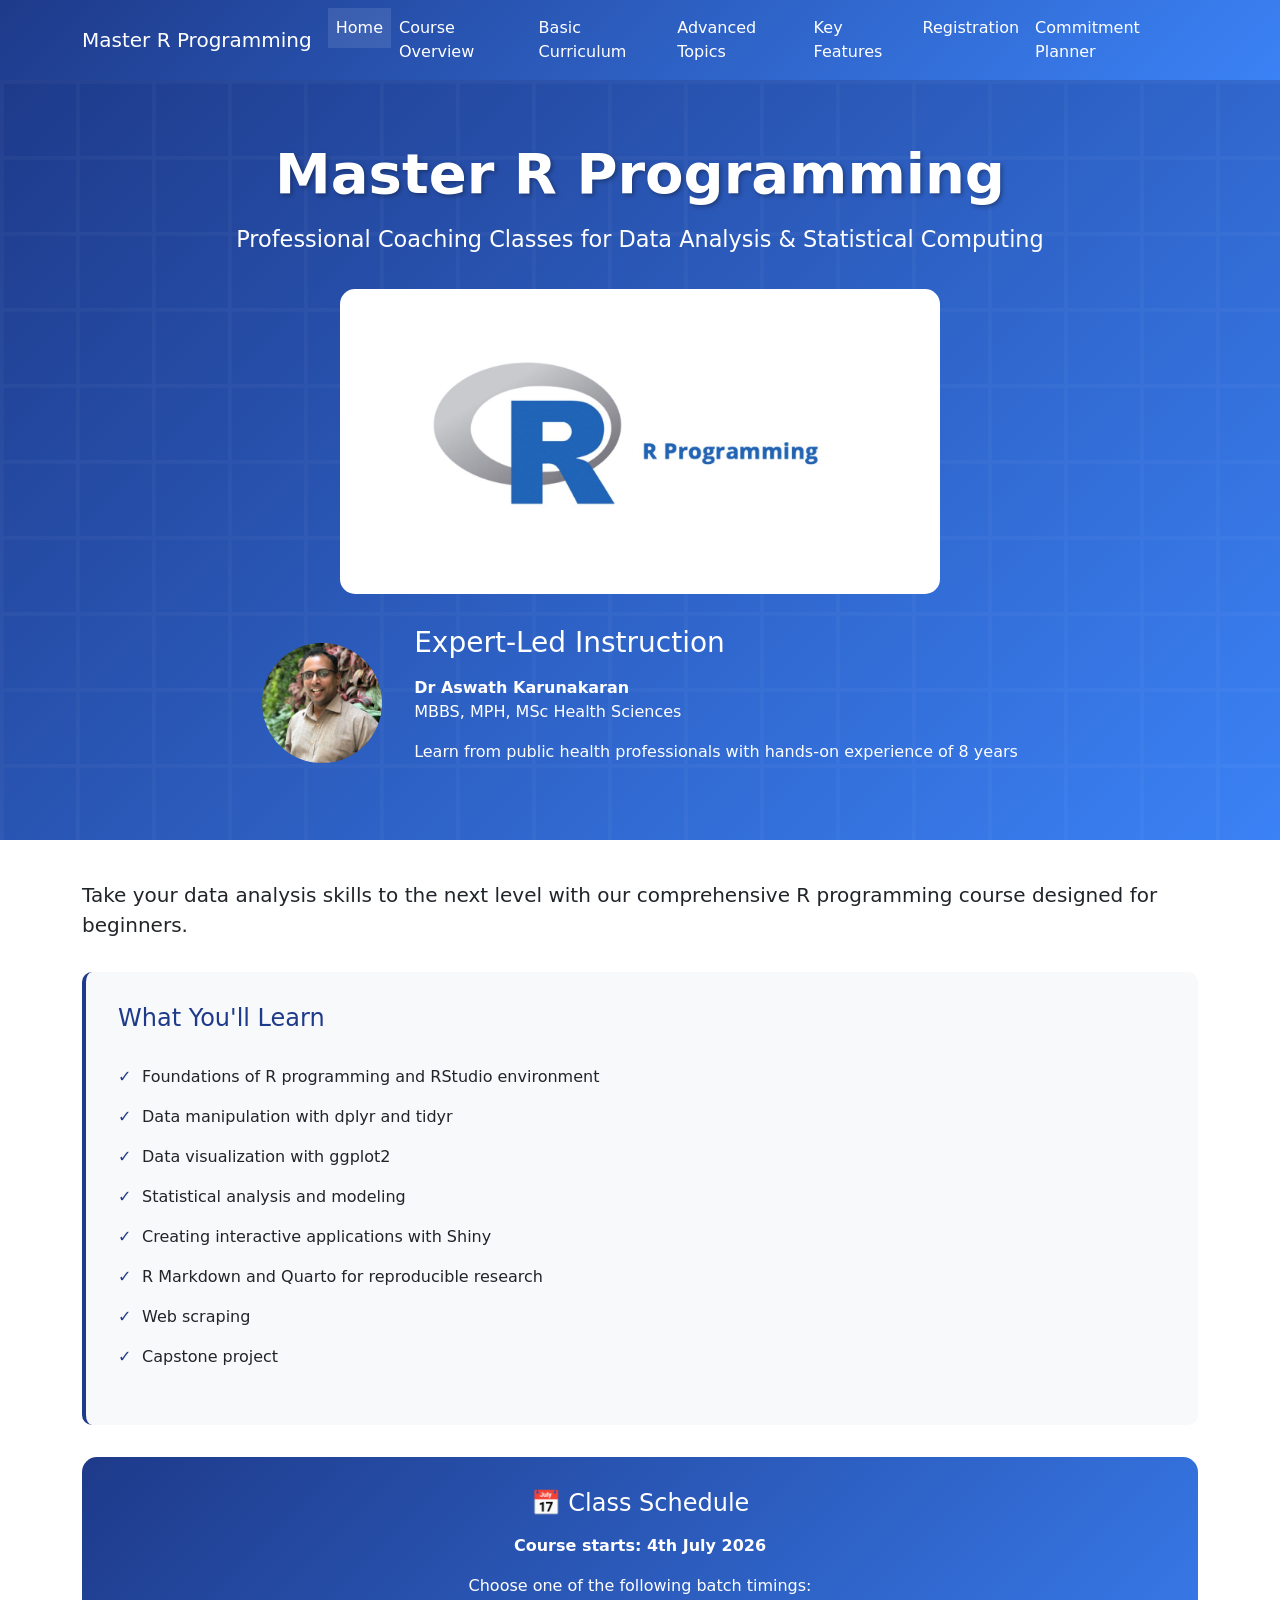
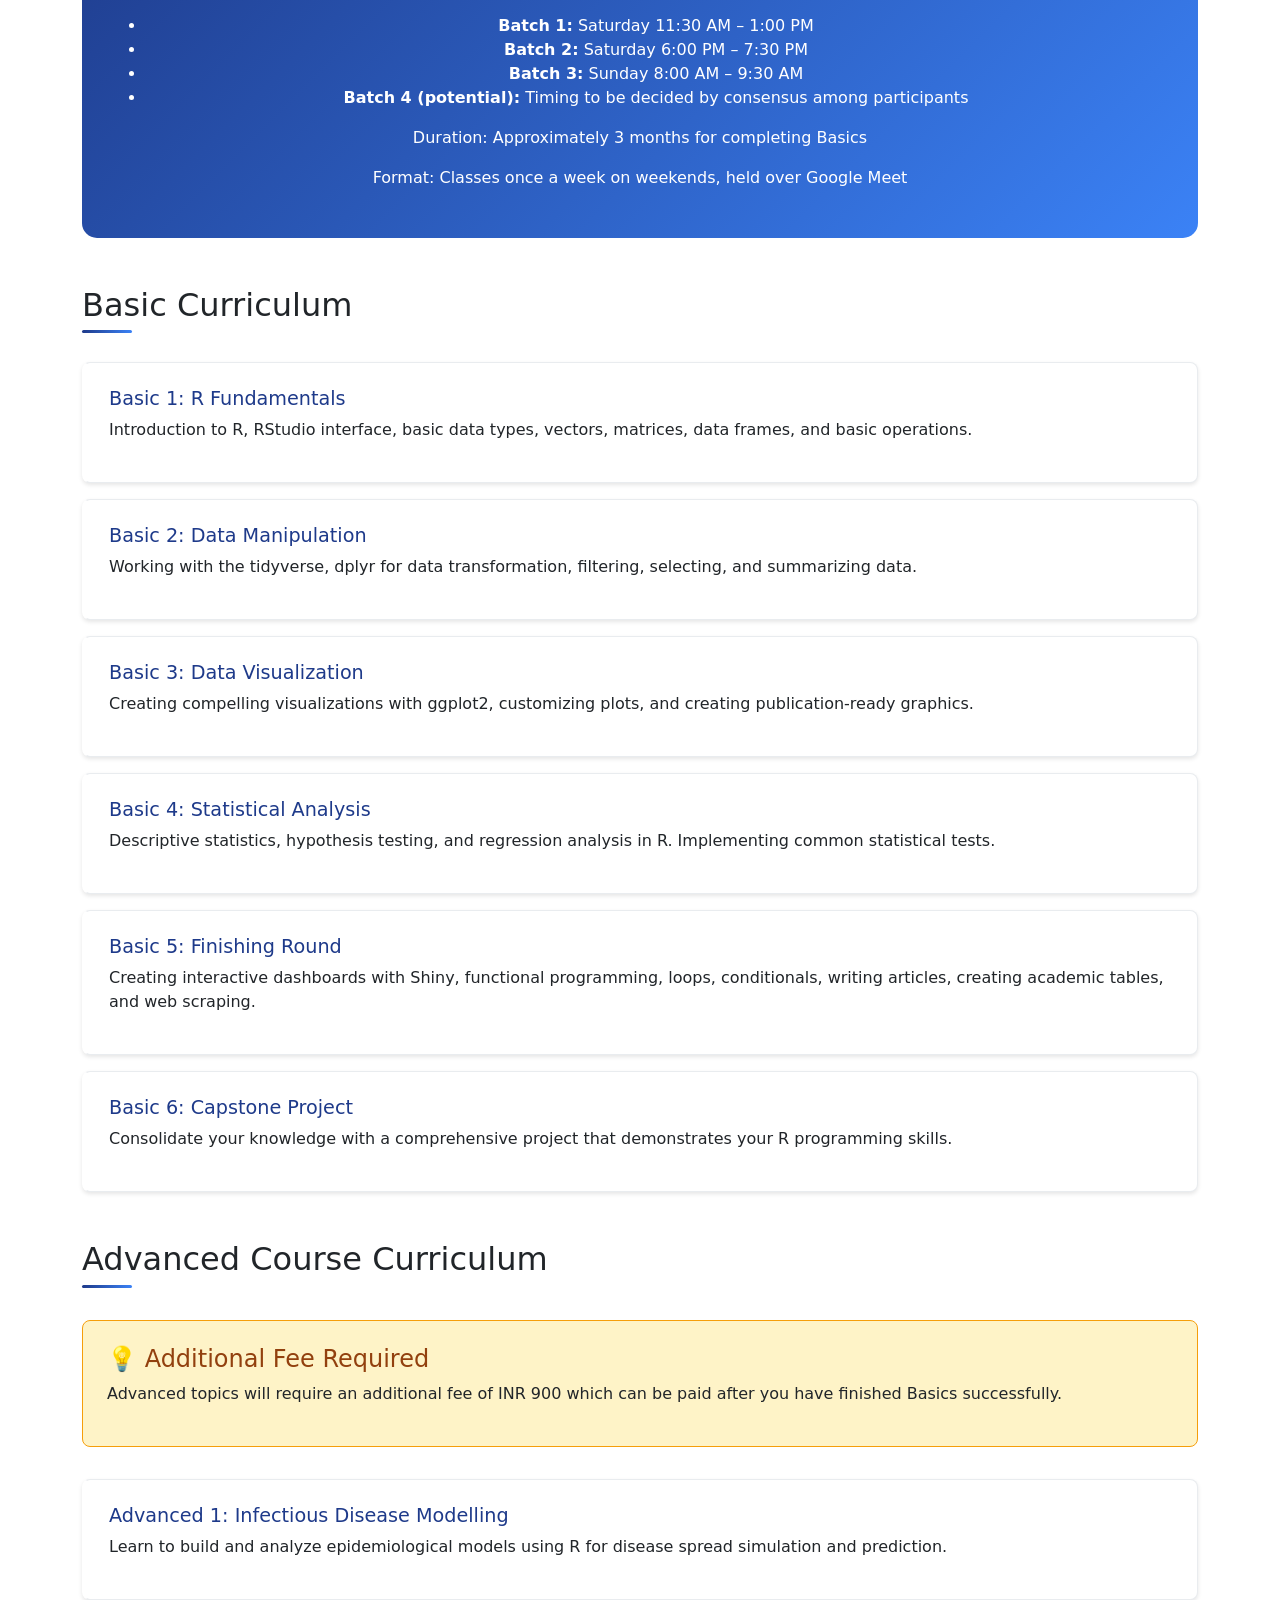
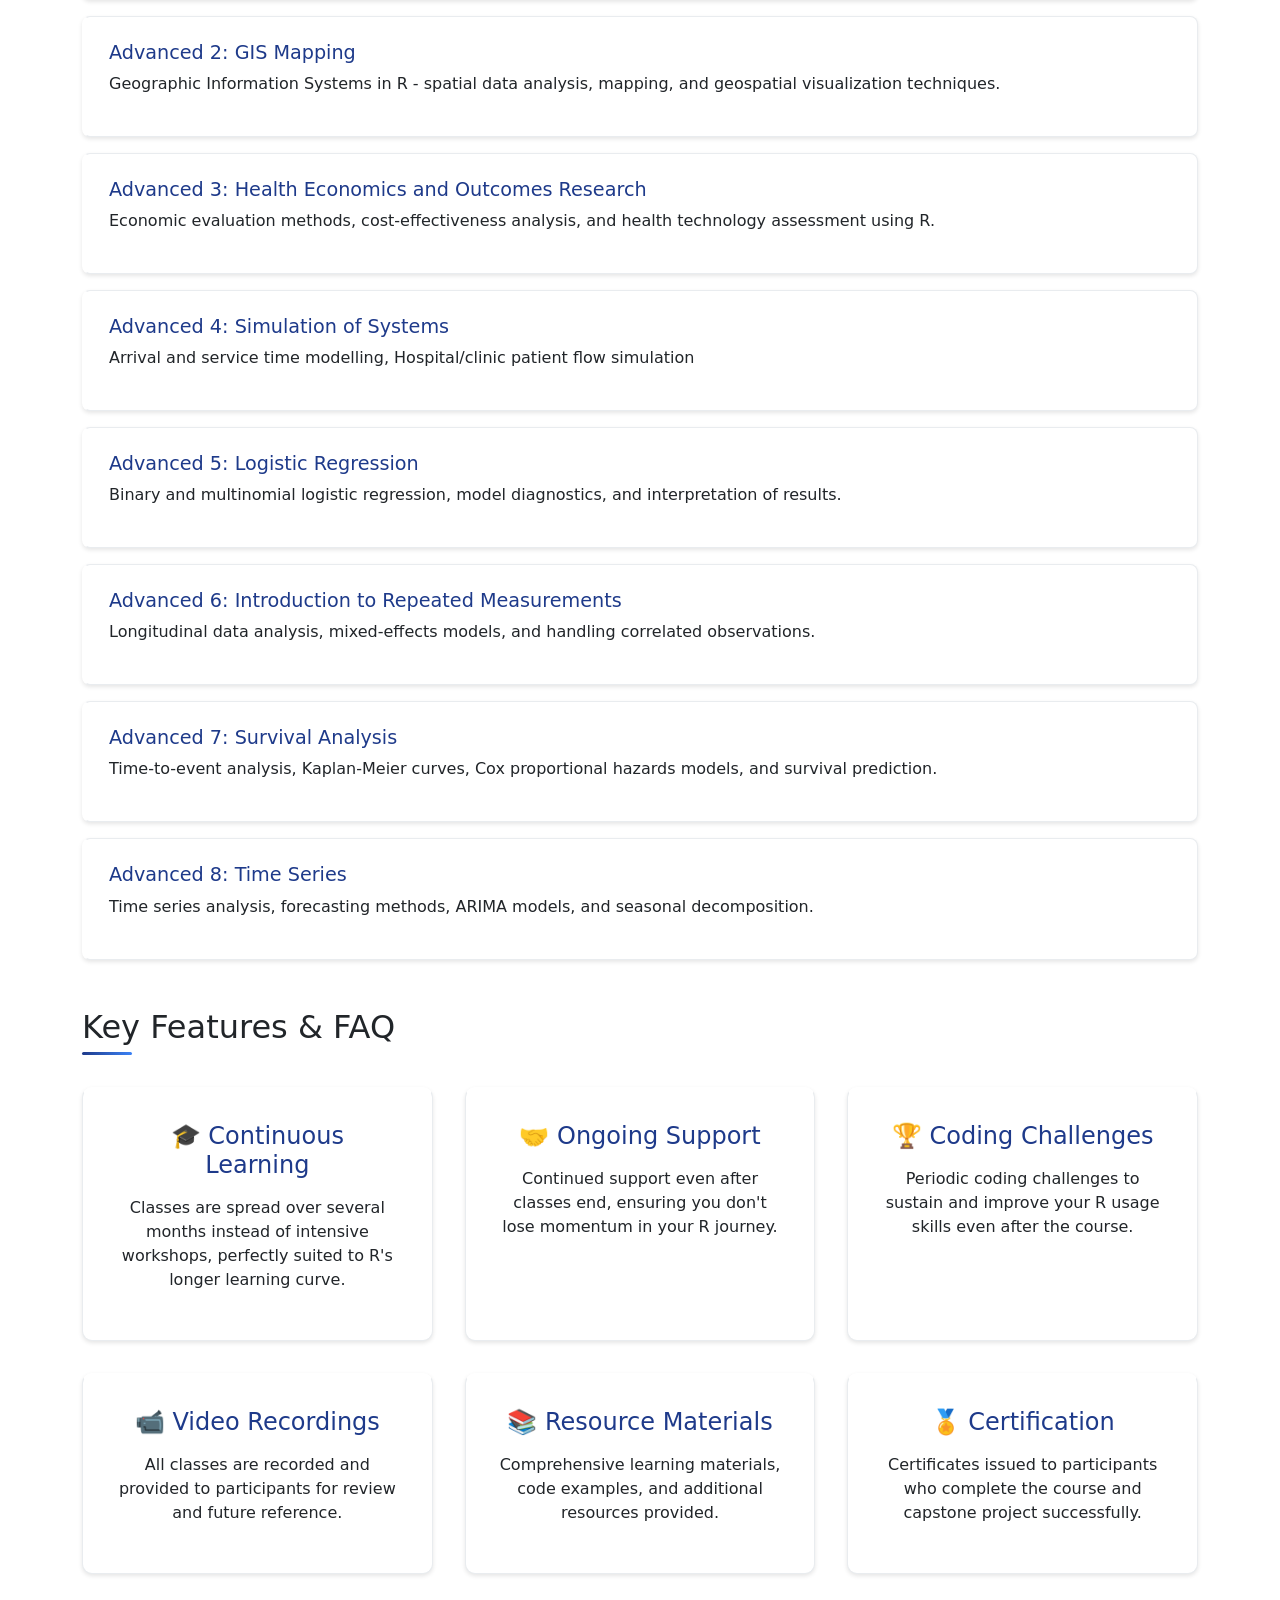
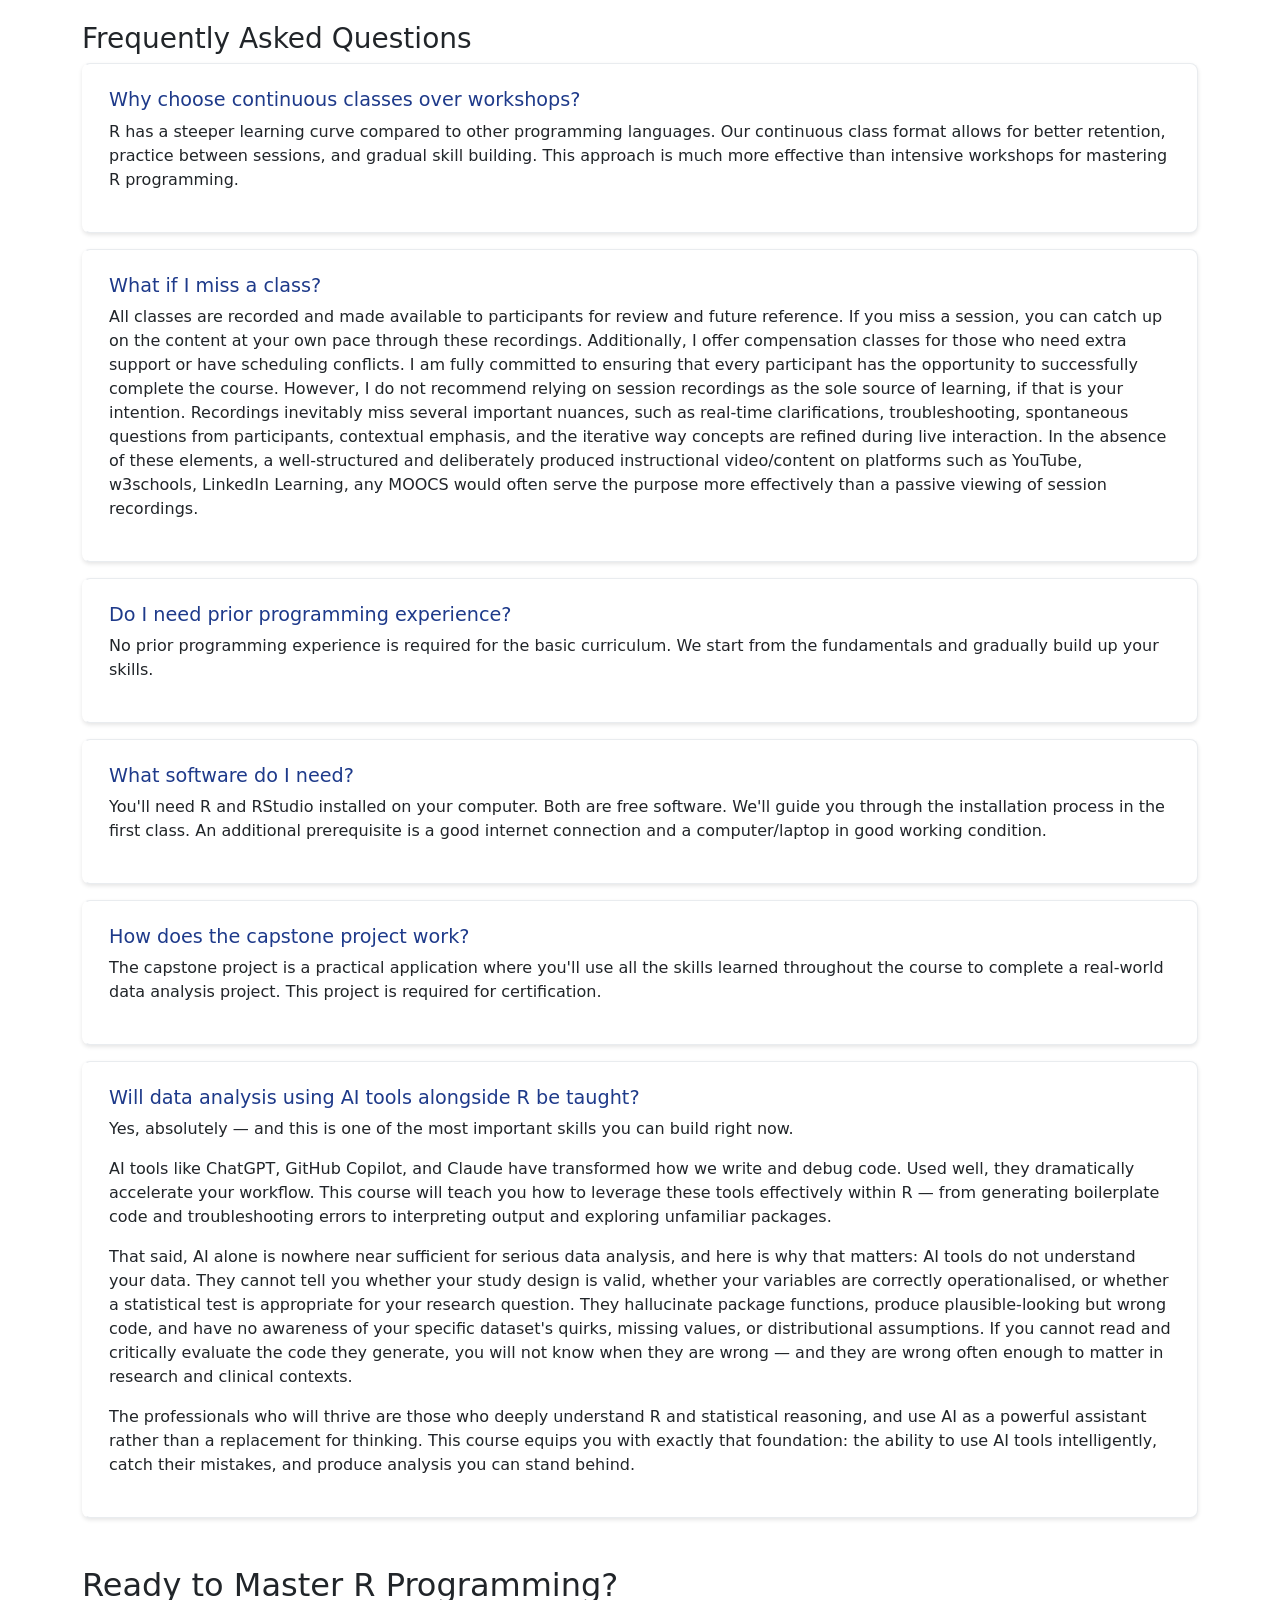
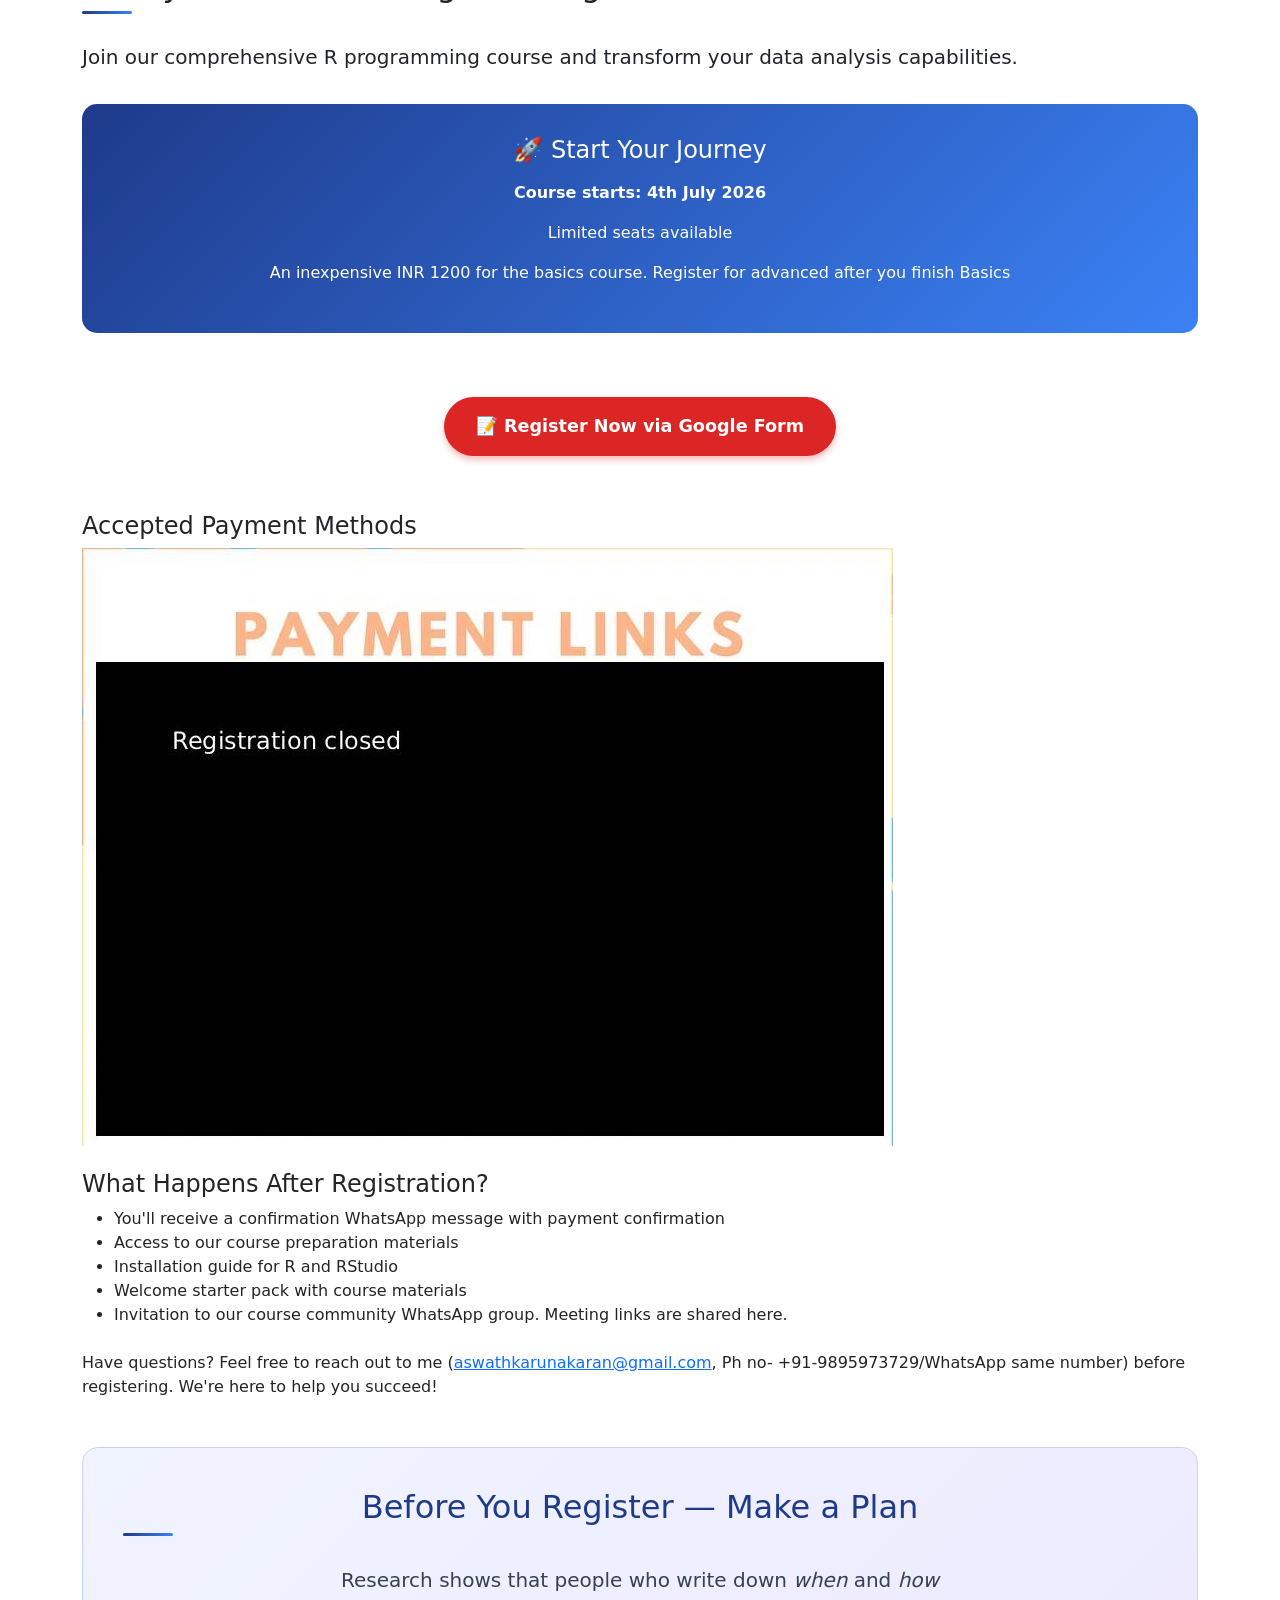
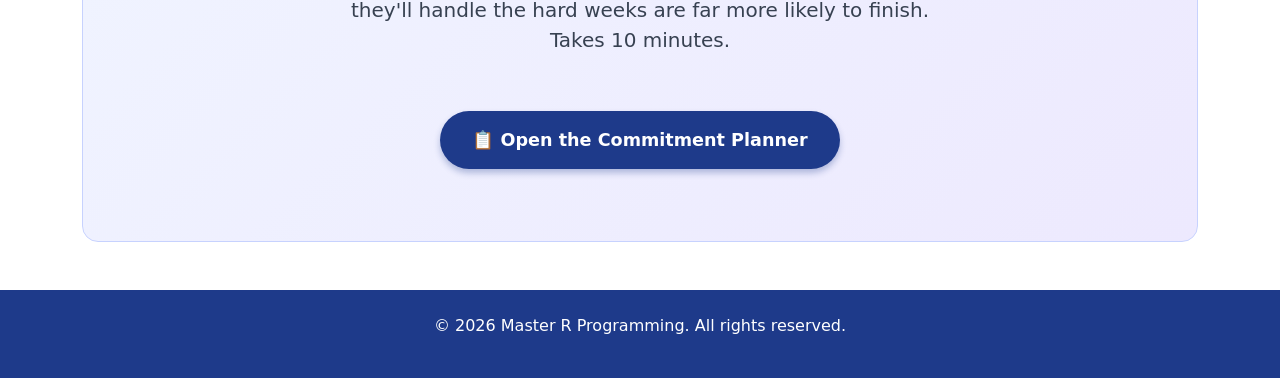
<file: index.html>
<!DOCTYPE html>
<html lang="en">
<head>
    <meta charset="UTF-8">
    <meta name="viewport" content="width=device-width, initial-scale=1.0">
    <title>Master R Programming</title>
    <link rel="stylesheet" href="styles.css">
    <link href="https://cdn.jsdelivr.net/npm/bootstrap@5.3.0/dist/css/bootstrap.min.css" rel="stylesheet">
    <link href="https://unpkg.com/aos@2.3.4/dist/aos.css" rel="stylesheet">
</head>
<body>
    <!-- Navigation -->
    <nav class="navbar navbar-expand-lg navbar-default">
        <div class="container">
            <a class="navbar-brand" href="#home">Master R Programming</a>
            <button class="navbar-toggler" type="button" data-bs-toggle="collapse" data-bs-target="#navbarNav">
                <span class="navbar-toggler-icon"></span>
            </button>
            <div class="collapse navbar-collapse" id="navbarNav">
                <ul class="navbar-nav ms-auto">
                    <li class="nav-item">
                        <a class="nav-link" href="#home">Home</a>
                    </li>
                    <li class="nav-item">
                        <a class="nav-link" href="#overview">Course Overview</a>
                    </li>
                    <li class="nav-item">
                        <a class="nav-link" href="#curriculum">Basic Curriculum</a>
                    </li>
                    <li class="nav-item">
                        <a class="nav-link" href="#advanced">Advanced Topics</a>
                    </li>
                    <li class="nav-item">
                        <a class="nav-link" href="#features">Key Features</a>
                    </li>
                    <li class="nav-item">
                        <a class="nav-link" href="#registration">Registration</a>
                    </li>
                    <li class="nav-item">
                        <a class="nav-link" href="commitment.html">Commitment Planner</a>
                    </li>
                </ul>
            </div>
        </div>
    </nav>

    <!-- Hero Section -->
    <section id="home" class="hero-section">
        <div class="container">
            <div class="hero-content">
                <h1 class="hero-title" data-aos="fade-down">Master R Programming</h1>
                <p class="hero-subtitle" data-aos="fade-up" data-aos-delay="150">Professional Coaching Classes for Data Analysis & Statistical Computing</p>
                <div class="course-banner" data-aos="zoom-in" data-aos-delay="200">
                    <img src="R-Programming-Course.jpg" alt="R Programming Course Banner" class="img-fluid">
                </div>
                <div class="coach-section" data-aos="fade-up" data-aos-delay="300">
                    <div class="coach-photo">
                        <img src="instructor1.jpg" alt="Course Instructor" class="img-fluid rounded-circle" style="width: 120px; height: 120px; object-fit: cover;">
                    </div>
                    <div class="coach-info">
                        <h3>Expert-Led Instruction</h3>
                        <p><strong>Dr Aswath Karunakaran</strong><br>MBBS, MPH, MSc Health Sciences</p>
                        <p>Learn from public health professionals with hands-on experience of 8 years</p>
                    </div>
                </div>
            </div>
        </div>
    </section>

    <!-- Main Content -->
    <div class="main-content">
        <div class="container">
            <!-- Course Overview -->
            <section id="overview">
                <p class="lead">Take your data analysis skills to the next level with our comprehensive R programming course designed for beginners.</p>
                
                <div class="learning-objectives" data-aos="fade-right">
                    <h3>What You'll Learn</h3>
                    <ul>
                        <li>Foundations of R programming and RStudio environment</li>
                        <li>Data manipulation with dplyr and tidyr</li>
                        <li>Data visualization with ggplot2</li>
                        <li>Statistical analysis and modeling</li>
                        <li>Creating interactive applications with Shiny</li>
                        <li>R Markdown and Quarto for reproducible research</li>
                        <li>Web scraping</li>
                        <li>Capstone project</li>
                    </ul>
                </div>

                <div class="schedule-info" data-aos="fade-up">
                    <h3>📅 Class Schedule</h3>
                    <p><strong>Course starts: 4th July 2026</strong></p>
                    <p>Choose one of the following batch timings:</p>
                    <ul>
                        <li><strong>Batch 1:</strong> Saturday 11:30 AM – 1:00 PM</li>
                        <li><strong>Batch 2:</strong> Saturday 6:00 PM – 7:30 PM</li>
                        <li><strong>Batch 3:</strong> Sunday 8:00 AM – 9:30 AM</li>
                        <li><strong>Batch 4 (potential):</strong> Timing to be decided by consensus among participants</li>
                    </ul>
                    <p>Duration: Approximately 3 months for completing Basics</p>
                    <p>Format: Classes once a week on weekends, held over Google Meet</p>
                </div>
            </section>

            <!-- Basic Curriculum -->
            <section id="curriculum" class="mt-5">
                <h2>Basic Curriculum</h2>
                
                <div class="curriculum-item" data-aos="fade-up" data-aos-delay="0">
                    <h4>Basic 1: R Fundamentals</h4>
                    <p>Introduction to R, RStudio interface, basic data types, vectors, matrices, data frames, and basic operations.</p>
                </div>

                <div class="curriculum-item" data-aos="fade-up" data-aos-delay="100">
                    <h4>Basic 2: Data Manipulation</h4>
                    <p>Working with the tidyverse, dplyr for data transformation, filtering, selecting, and summarizing data.</p>
                </div>

                <div class="curriculum-item" data-aos="fade-up" data-aos-delay="200">
                    <h4>Basic 3: Data Visualization</h4>
                    <p>Creating compelling visualizations with ggplot2, customizing plots, and creating publication-ready graphics.</p>
                </div>

                <div class="curriculum-item" data-aos="fade-up" data-aos-delay="300">
                    <h4>Basic 4: Statistical Analysis</h4>
                    <p>Descriptive statistics, hypothesis testing, and regression analysis in R. Implementing common statistical tests.</p>
                </div>

                <div class="curriculum-item" data-aos="fade-up" data-aos-delay="400">
                    <h4>Basic 5: Finishing Round</h4>
                    <p>Creating interactive dashboards with Shiny, functional programming, loops, conditionals, writing articles, creating academic tables, and web scraping.</p>
                </div>

                <div class="curriculum-item" data-aos="fade-up" data-aos-delay="400">
                    <h4>Basic 6: Capstone Project</h4>
                    <p>Consolidate your knowledge with a comprehensive project that demonstrates your R programming skills.</p>
                </div>
            </section>

            <!-- Advanced Topics -->
            <section id="advanced" class="mt-5">
                <h2>Advanced Course Curriculum</h2>
                
                <div class="advanced-note" data-aos="fade-right">
                    <h4>💡 Additional Fee Required</h4>
                    <p>Advanced topics will require an additional fee of INR 900 which can be paid after you have finished Basics successfully.</p>
                </div>

                <div class="curriculum-item" data-aos="fade-left" data-aos-delay="0">
                    <h4>Advanced 1: Infectious Disease Modelling</h4>
                    <p>Learn to build and analyze epidemiological models using R for disease spread simulation and prediction.</p>
                </div>

                <div class="curriculum-item" data-aos="fade-left" data-aos-delay="100">
                    <h4>Advanced 2: GIS Mapping</h4>
                    <p>Geographic Information Systems in R - spatial data analysis, mapping, and geospatial visualization techniques.</p>
                </div>

                <div class="curriculum-item" data-aos="fade-left" data-aos-delay="200">
                    <h4>Advanced 3: Health Economics and Outcomes Research</h4>
                    <p>Economic evaluation methods, cost-effectiveness analysis, and health technology assessment using R.</p>
                </div>

                <div class="curriculum-item" data-aos="fade-left" data-aos-delay="300">
                    <h4>Advanced 4: Simulation of Systems</h4>
                    <p>Arrival and service time modelling, Hospital/clinic patient flow simulation</p>
                </div>

                <div class="curriculum-item" data-aos="fade-left" data-aos-delay="400">
                    <h4>Advanced 5: Logistic Regression</h4>
                    <p>Binary and multinomial logistic regression, model diagnostics, and interpretation of results.</p>
                </div>

                <div class="curriculum-item" data-aos="fade-left" data-aos-delay="400">
                    <h4>Advanced 6: Introduction to Repeated Measurements</h4>
                    <p>Longitudinal data analysis, mixed-effects models, and handling correlated observations.</p>
                </div>

                <div class="curriculum-item" data-aos="fade-left" data-aos-delay="400">
                    <h4>Advanced 7: Survival Analysis</h4>
                    <p>Time-to-event analysis, Kaplan-Meier curves, Cox proportional hazards models, and survival prediction.</p>
                </div>

                <div class="curriculum-item" data-aos="fade-left" data-aos-delay="400">
                    <h4>Advanced 8: Time Series</h4>
                    <p>Time series analysis, forecasting methods, ARIMA models, and seasonal decomposition.</p>
                </div>
            </section>

            <!-- Key Features -->
            <section id="features" class="mt-5">
                <h2>Key Features & FAQ</h2>
                
                <div class="feature-grid">
                    <div class="feature-card" data-aos="zoom-in" data-aos-delay="0">
                        <h4>🎓 Continuous Learning</h4>
                        <p>Classes are spread over several months instead of intensive workshops, perfectly suited to R's longer learning curve.</p>
                    </div>

                    <div class="feature-card" data-aos="zoom-in" data-aos-delay="100">
                        <h4>🤝 Ongoing Support</h4>
                        <p>Continued support even after classes end, ensuring you don't lose momentum in your R journey.</p>
                    </div>

                    <div class="feature-card" data-aos="zoom-in" data-aos-delay="200">
                        <h4>🏆 Coding Challenges</h4>
                        <p>Periodic coding challenges to sustain and improve your R usage skills even after the course.</p>
                    </div>

                    <div class="feature-card" data-aos="zoom-in" data-aos-delay="300">
                        <h4>📹 Video Recordings</h4>
                        <p>All classes are recorded and provided to participants for review and future reference.</p>
                    </div>

                    <div class="feature-card" data-aos="zoom-in" data-aos-delay="400">
                        <h4>📚 Resource Materials</h4>
                        <p>Comprehensive learning materials, code examples, and additional resources provided.</p>
                    </div>

                    <div class="feature-card" data-aos="zoom-in" data-aos-delay="500">
                        <h4>🏅 Certification</h4>
                        <p>Certificates issued to participants who complete the course and capstone project successfully.</p>
                    </div>
                </div>

                <h3 class="mt-5">Frequently Asked Questions</h3>

                <div class="curriculum-item" data-aos="fade-up" data-aos-delay="0">
                    <h4>Why choose continuous classes over workshops?</h4>
                    <p>R has a steeper learning curve compared to other programming languages. Our continuous class format allows for better retention, practice between sessions, and gradual skill building. This approach is much more effective than intensive workshops for mastering R programming.</p>
                </div>

                <div class="curriculum-item" data-aos="fade-up" data-aos-delay="100">
                    <h4>What if I miss a class?</h4>
                    <p>All classes are recorded and made available to participants for review and future reference. If you miss a session, you can catch up on the content at your own pace through these recordings. Additionally, I offer compensation classes for those who need extra support or have scheduling conflicts. I am fully committed to ensuring that every participant has the opportunity to successfully complete the course. However, I do not recommend relying on session recordings as the sole source of learning, if that is your intention. Recordings inevitably miss several important nuances, such as real-time clarifications, troubleshooting, spontaneous questions from participants, contextual emphasis, and the iterative way concepts are refined during live interaction. In the absence of these elements, a well-structured and deliberately produced instructional video/content on platforms such as YouTube, w3schools, LinkedIn Learning, any MOOCS would often serve the purpose more effectively than a passive viewing of session recordings.</p>
                </div>

                <div class="curriculum-item" data-aos="fade-up" data-aos-delay="200">
                    <h4>Do I need prior programming experience?</h4>
                    <p>No prior programming experience is required for the basic curriculum. We start from the fundamentals and gradually build up your skills.</p>
                </div>

                <div class="curriculum-item" data-aos="fade-up" data-aos-delay="300">
                    <h4>What software do I need?</h4>
                    <p>You'll need R and RStudio installed on your computer. Both are free software. We'll guide you through the installation process in the first class. An additional prerequisite is a good internet connection and a computer/laptop in good working condition.</p>
                </div>

                <div class="curriculum-item" data-aos="fade-up" data-aos-delay="300">
                    <h4>How does the capstone project work?</h4>
                    <p>The capstone project is a practical application where you'll use all the skills learned throughout the course to complete a real-world data analysis project. This project is required for certification.</p>
                </div>

                <div class="curriculum-item" data-aos="fade-up" data-aos-delay="300">
                    <h4>Will data analysis using AI tools alongside R be taught?</h4>
                    <p>Yes, absolutely — and this is one of the most important skills you can build right now.</p>
                    <p>AI tools like ChatGPT, GitHub Copilot, and Claude have transformed how we write and debug code. Used well, they dramatically accelerate your workflow. This course will teach you how to leverage these tools effectively within R — from generating boilerplate code and troubleshooting errors to interpreting output and exploring unfamiliar packages.</p>
                    <p>That said, AI alone is nowhere near sufficient for serious data analysis, and here is why that matters: AI tools do not understand your data. They cannot tell you whether your study design is valid, whether your variables are correctly operationalised, or whether a statistical test is appropriate for your research question. They hallucinate package functions, produce plausible-looking but wrong code, and have no awareness of your specific dataset's quirks, missing values, or distributional assumptions. If you cannot read and critically evaluate the code they generate, you will not know when they are wrong — and they are wrong often enough to matter in research and clinical contexts.</p>
                    <p>The professionals who will thrive are those who deeply understand R and statistical reasoning, and use AI as a powerful assistant rather than a replacement for thinking. This course equips you with exactly that foundation: the ability to use AI tools intelligently, catch their mistakes, and produce analysis you can stand behind.</p>
                </div>
            </section>

            <!-- Registration -->
            <section id="registration" class="mt-5">
                <h2>Ready to Master R Programming?</h2>
                <p class="lead">Join our comprehensive R programming course and transform your data analysis capabilities.</p>
                
                <div class="schedule-info" data-aos="fade-up">
                    <h3>🚀 Start Your Journey</h3>
                    <p><strong>Course starts: 4th July 2026</strong></p>
                    <p>Limited seats available</p>
                    <p>An inexpensive INR 1200 for the basics course. Register for advanced after you finish Basics</p>
                </div>

                <div class="text-center" data-aos="zoom-in" data-aos-delay="200">
                    <a href="https://forms.gle/5SgyMB68dzDvgP5X8" class="cta-button" target="_blank">📝 Register Now via Google Form</a>
                </div>

                <div class="mt-4">
                    <h4>Accepted Payment Methods</h4>
                    <img src="Payment-links.jpg" alt="Payment Options - UPI, Bank Transfer, Cards" class="img-fluid">
                </div>

                <div class="mt-4">
                    <h4>What Happens After Registration?</h4>
                    <ul>
                        <li>You'll receive a confirmation WhatsApp message with payment confirmation</li>
                        <li>Access to our course preparation materials</li>
                        <li>Installation guide for R and RStudio</li>
                        <li>Welcome starter pack with course materials</li>
                        <li>Invitation to our course community WhatsApp group. Meeting links are shared here.</li>
                    </ul>
                </div>

                <p class="mt-4">Have questions? Feel free to reach out to me (<a href="mailto:aswathkarunakaran@gmail.com">aswathkarunakaran@gmail.com</a>, Ph no- +91-9895973729/WhatsApp same number) before registering. We're here to help you succeed!</p>
            </section>

            <!-- Commitment Planner teaser -->
            <section class="mt-5 mb-2" data-aos="fade-up">
                <div style="background: linear-gradient(135deg, #f0f4ff 0%, #ede9fe 100%); border: 1px solid #c7d2fe; border-radius: 16px; padding: 2.5rem; text-align: center;">
                    <h2 style="color: #1e3a8a;">Before You Register — Make a Plan</h2>
                    <p class="lead" style="color: #374151; max-width: 600px; margin: 0 auto 1.5rem;">Research shows that people who write down <em>when</em> and <em>how</em> they'll handle the hard weeks are far more likely to finish. Takes 10 minutes.</p>
                    <a href="commitment.html" class="cta-button" style="background: #1e3a8a; box-shadow: 0 4px 6px rgba(30,58,138,0.3);">📋 Open the Commitment Planner</a>
                </div>
            </section>
        </div>
    </div>

    <!-- Footer -->
    <footer class="text-center py-4" style="background-color: #1e3a8a; color: white;">
        <p>&copy; 2026 Master R Programming. All rights reserved.</p>
    </footer>

    <script src="https://cdn.jsdelivr.net/npm/bootstrap@5.3.0/dist/js/bootstrap.bundle.min.js"></script>
    <script src="https://unpkg.com/aos@2.3.4/dist/aos.js"></script>
    <script>AOS.init({ duration: 700, once: true, offset: 80 });</script>
    <script src="script.js"></script>
</body>
</html>
</file>
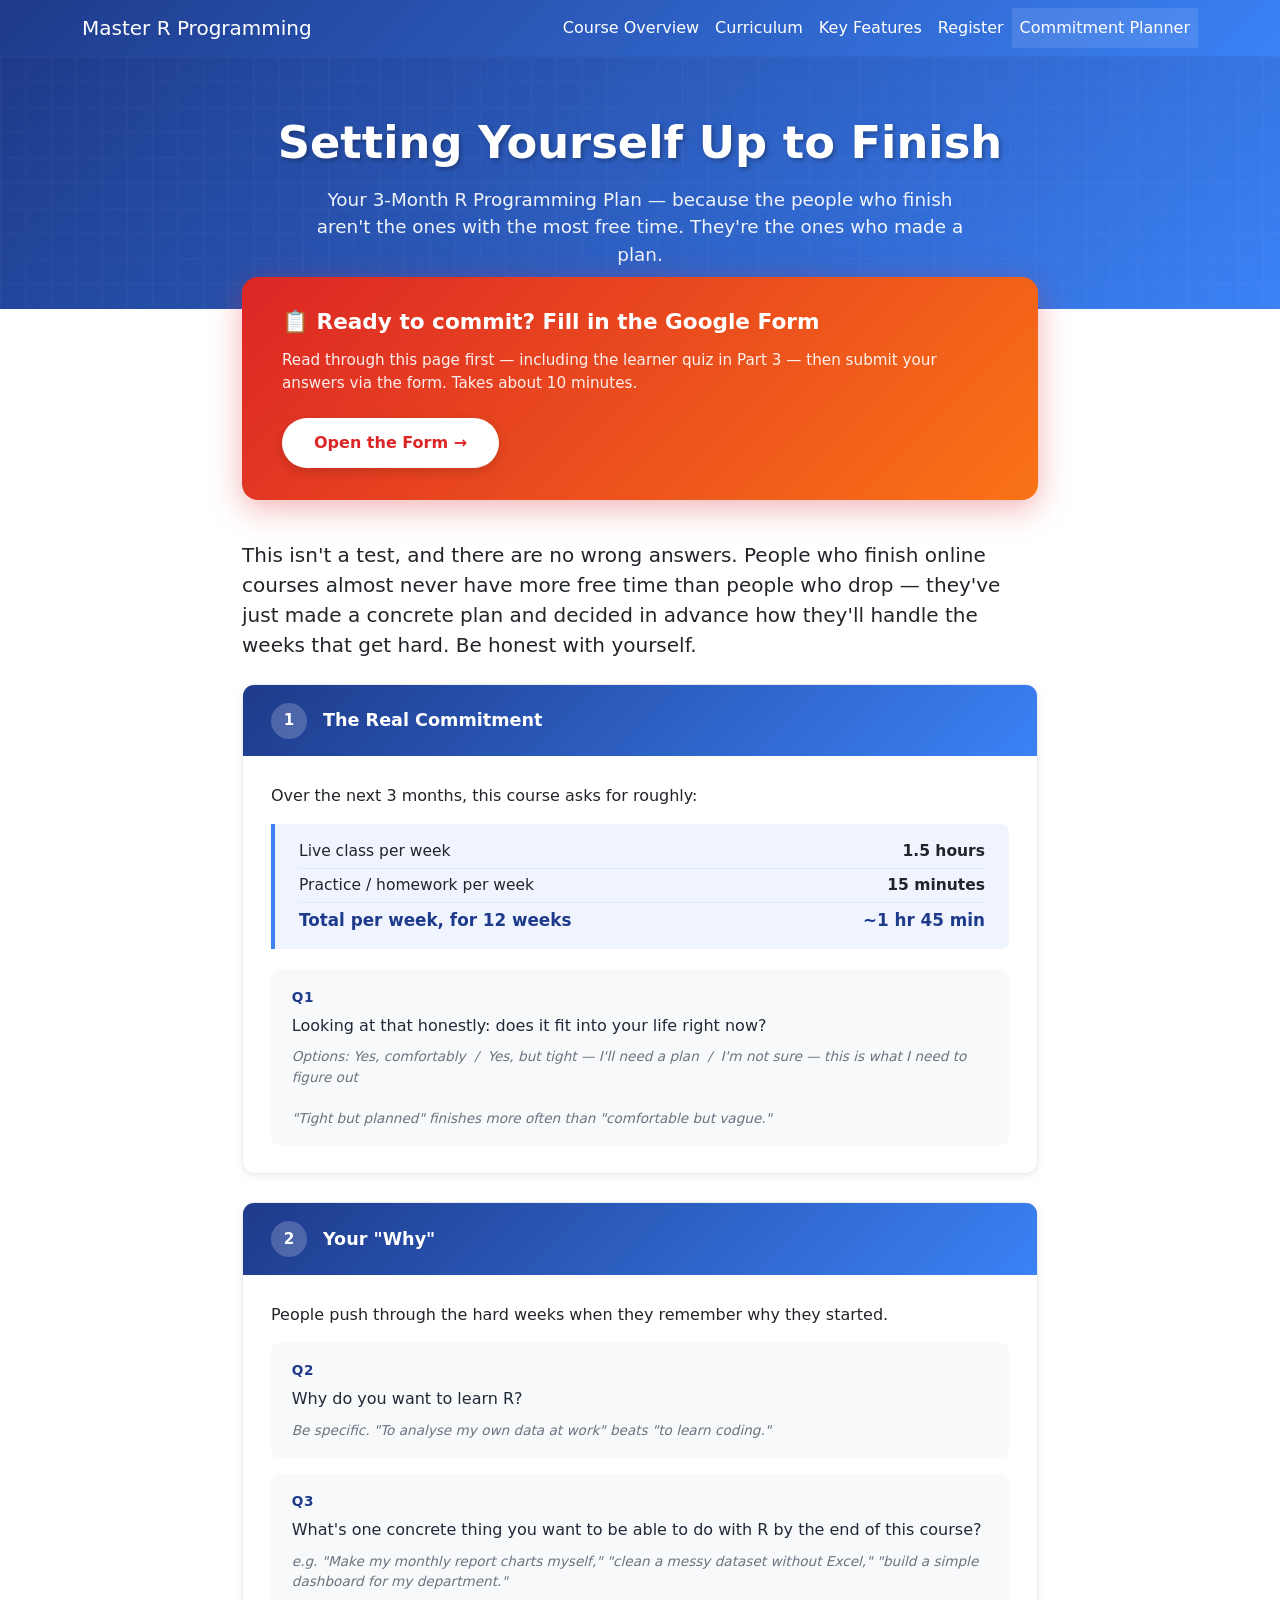
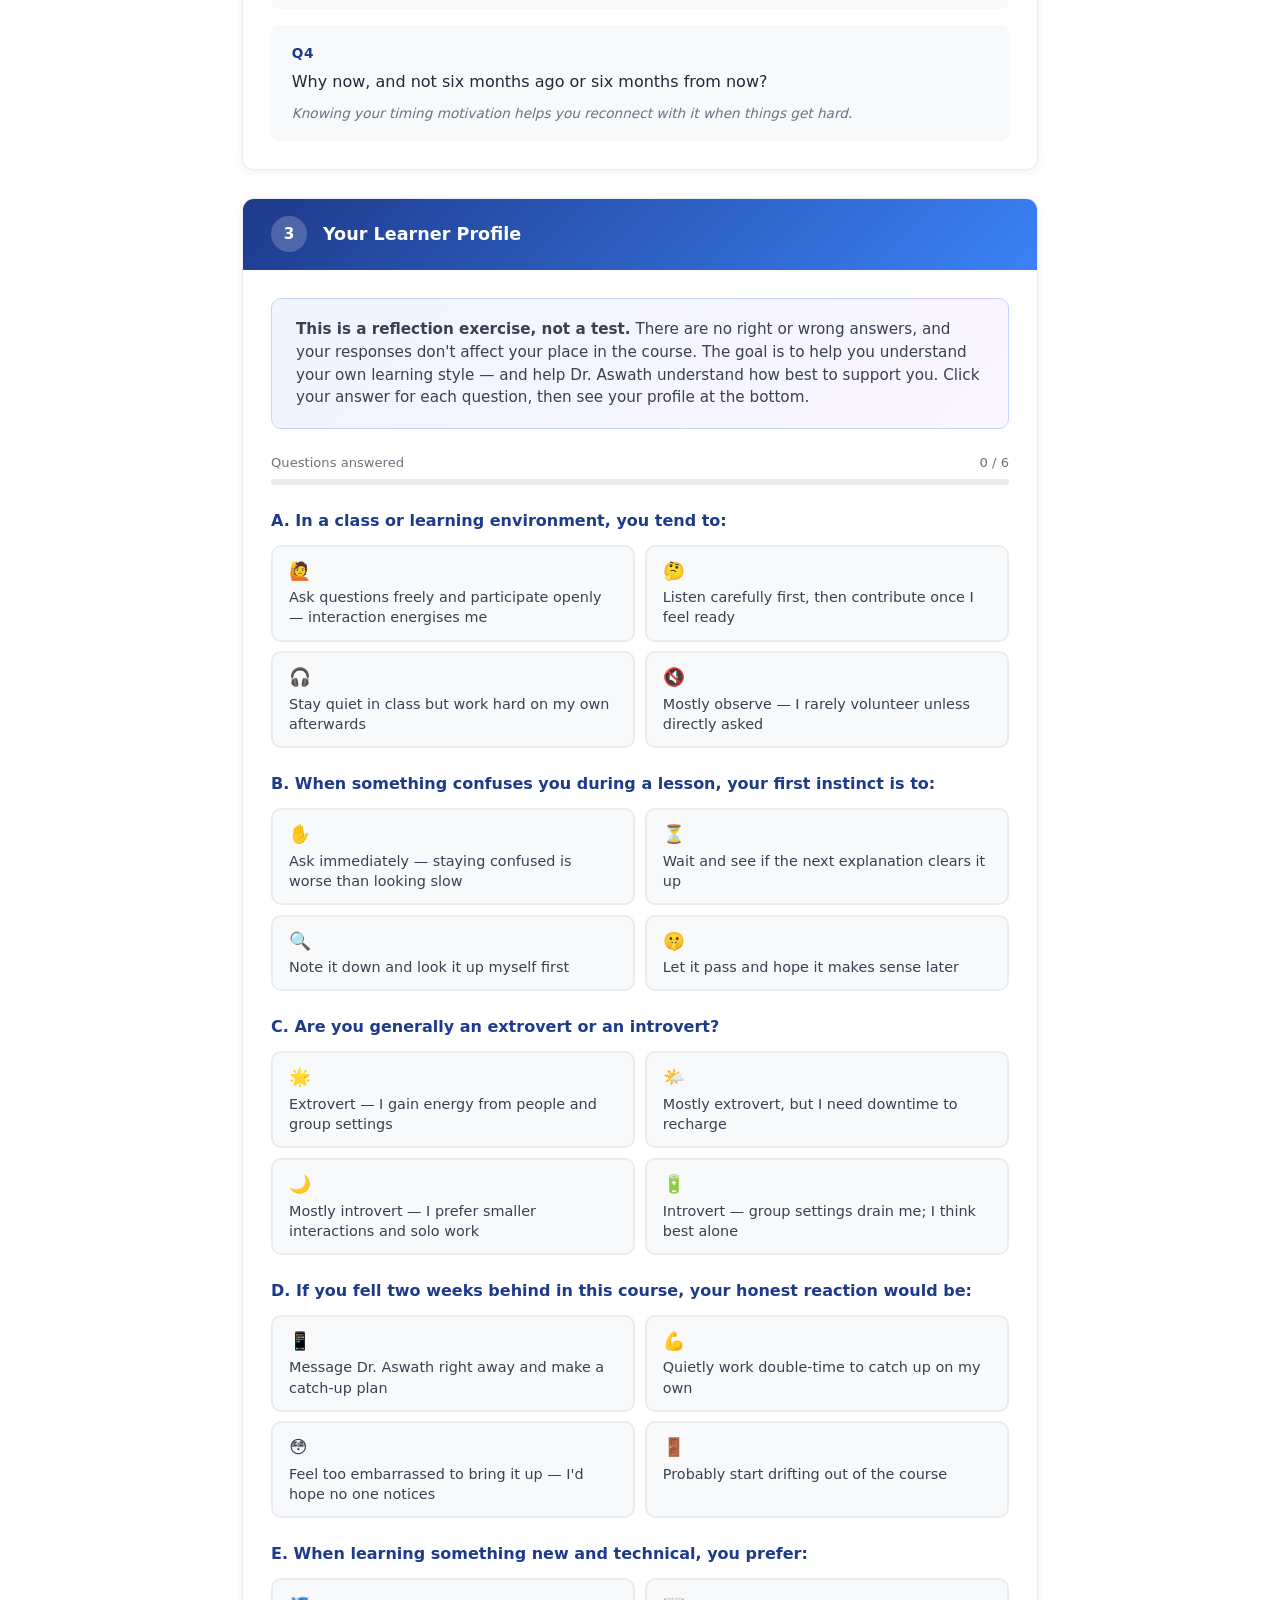
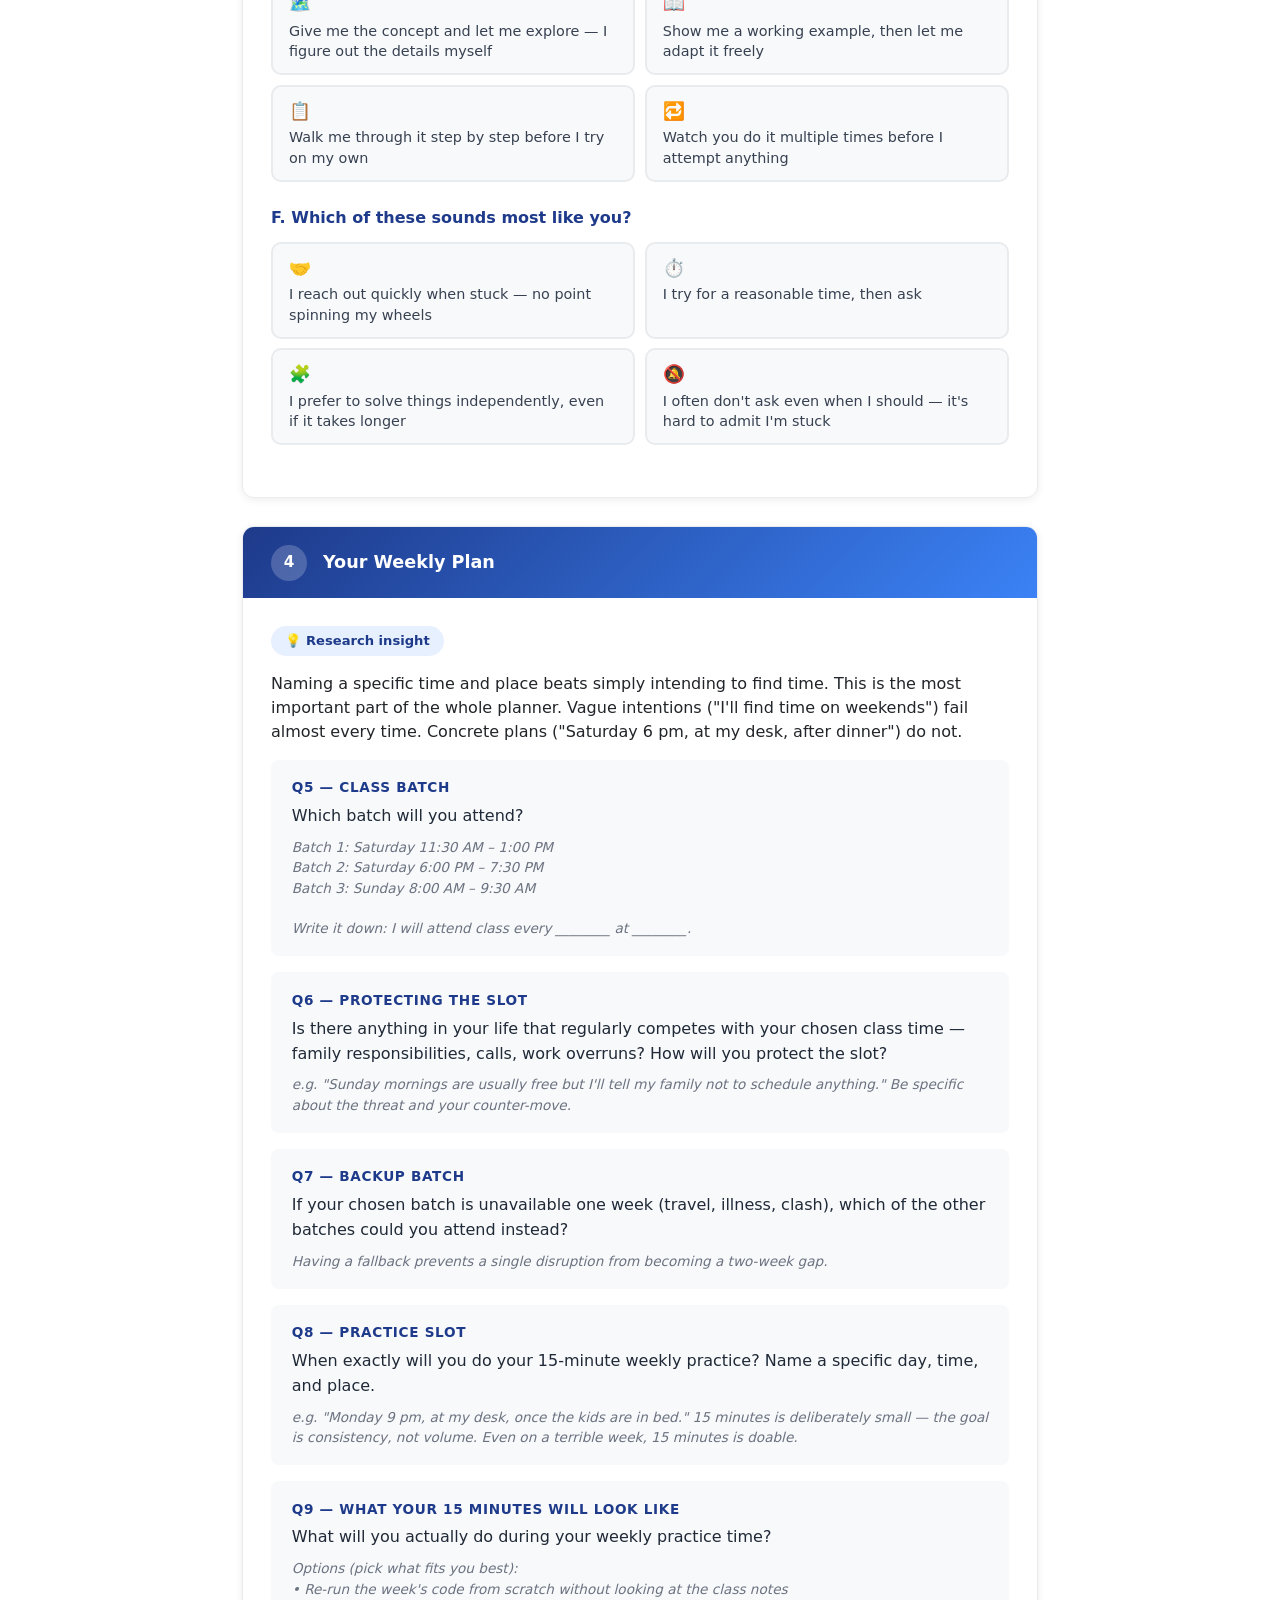
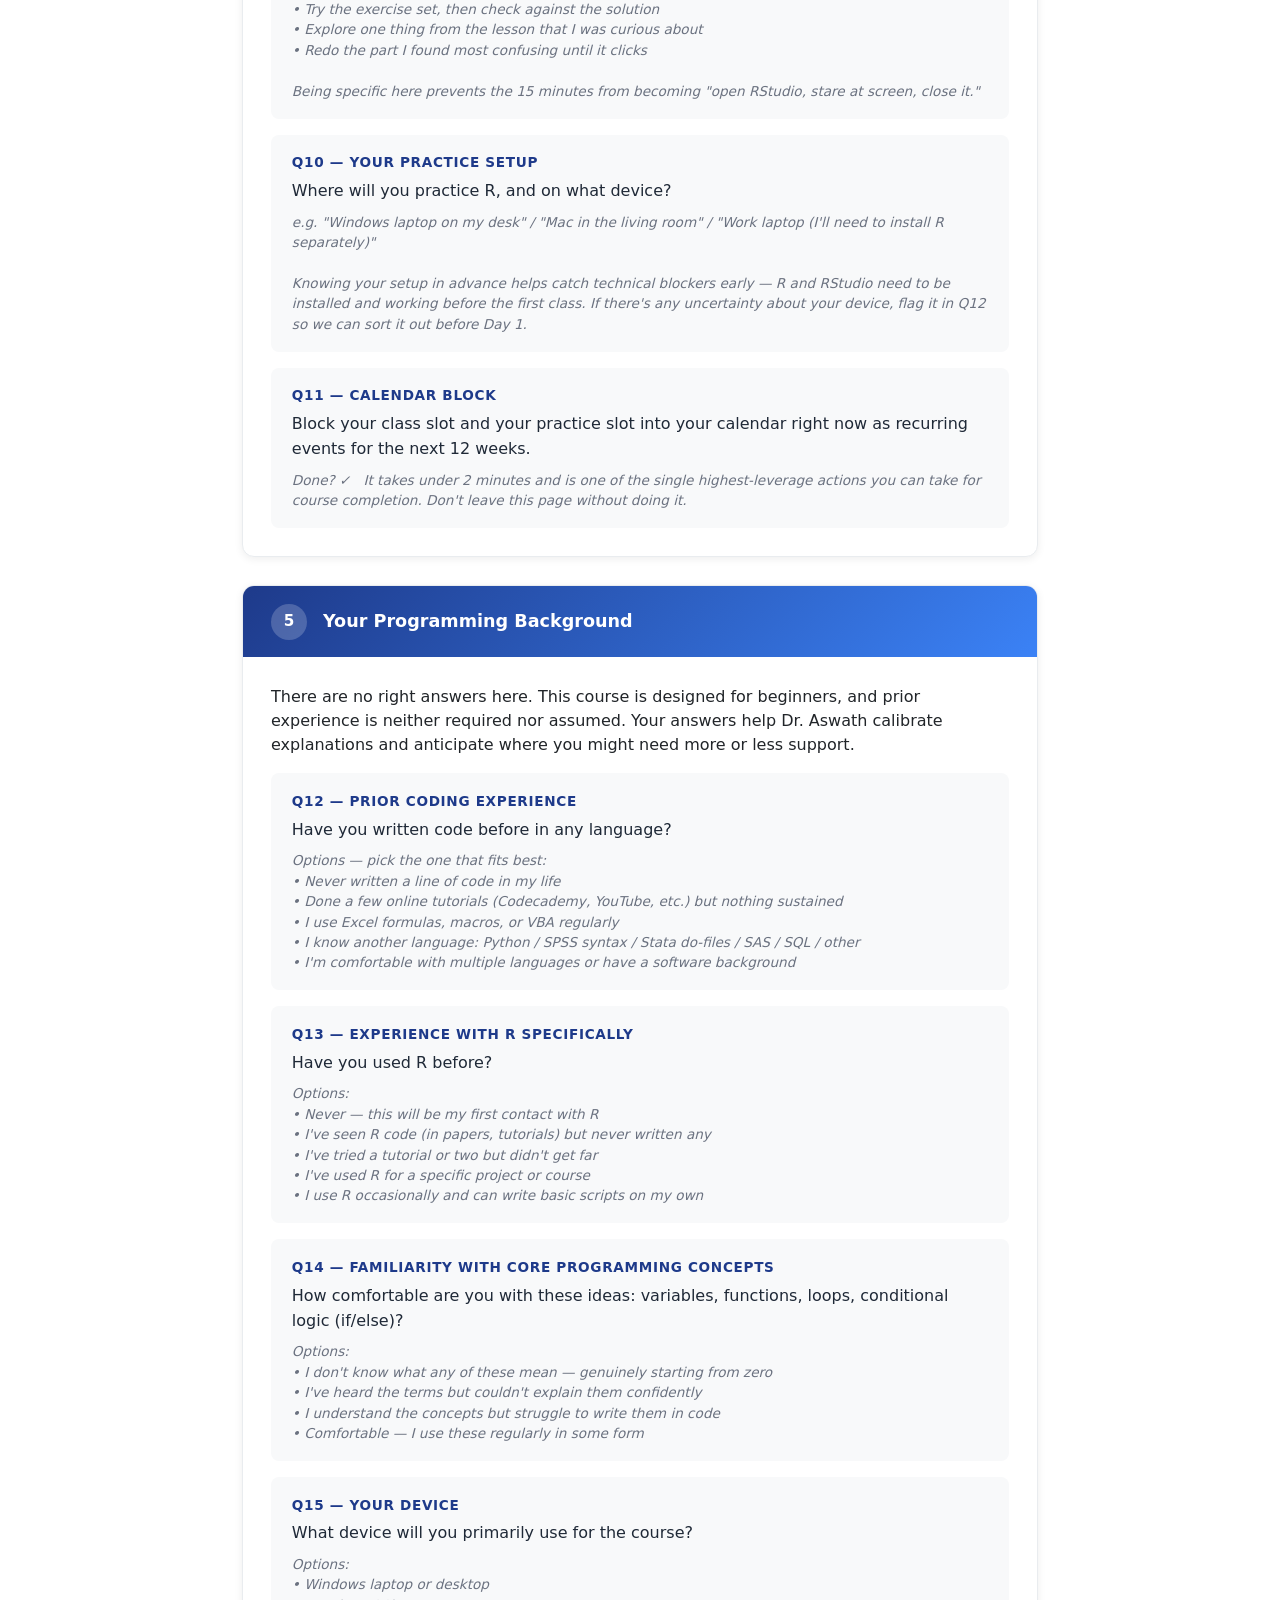
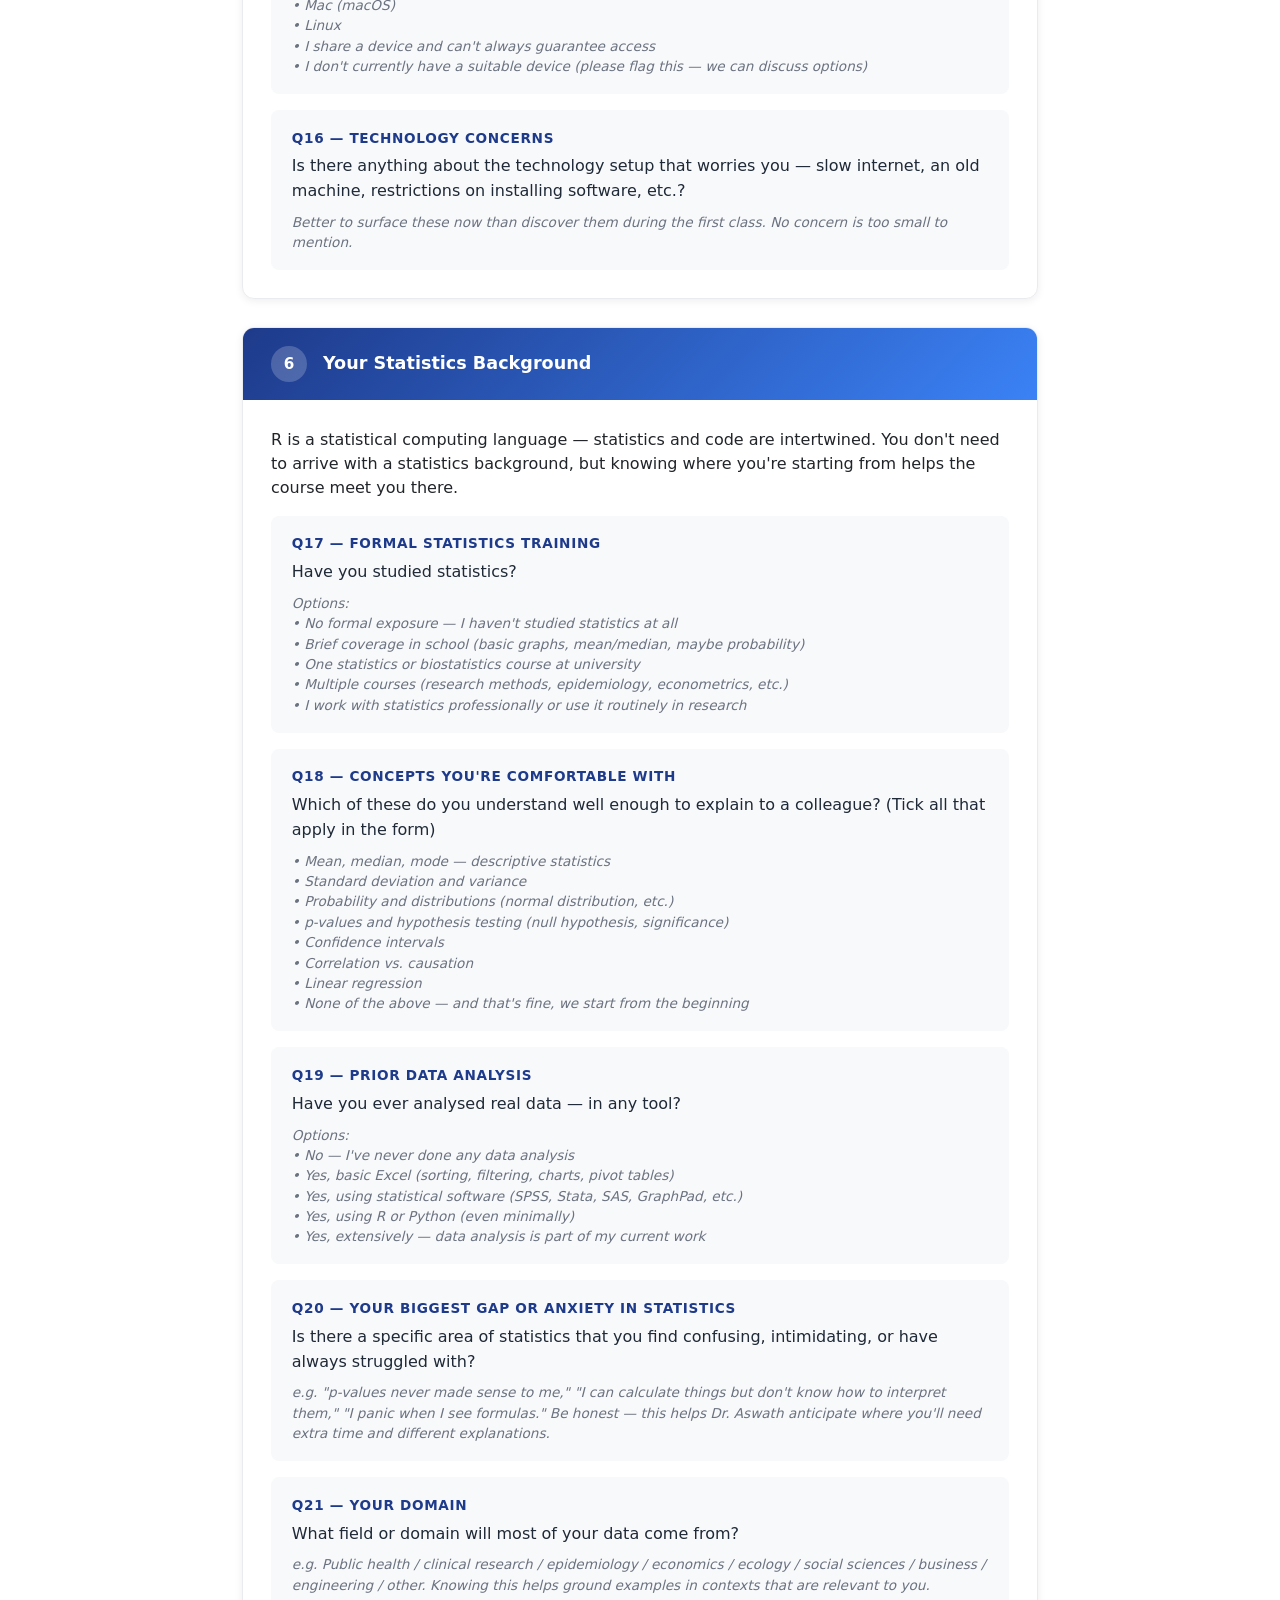
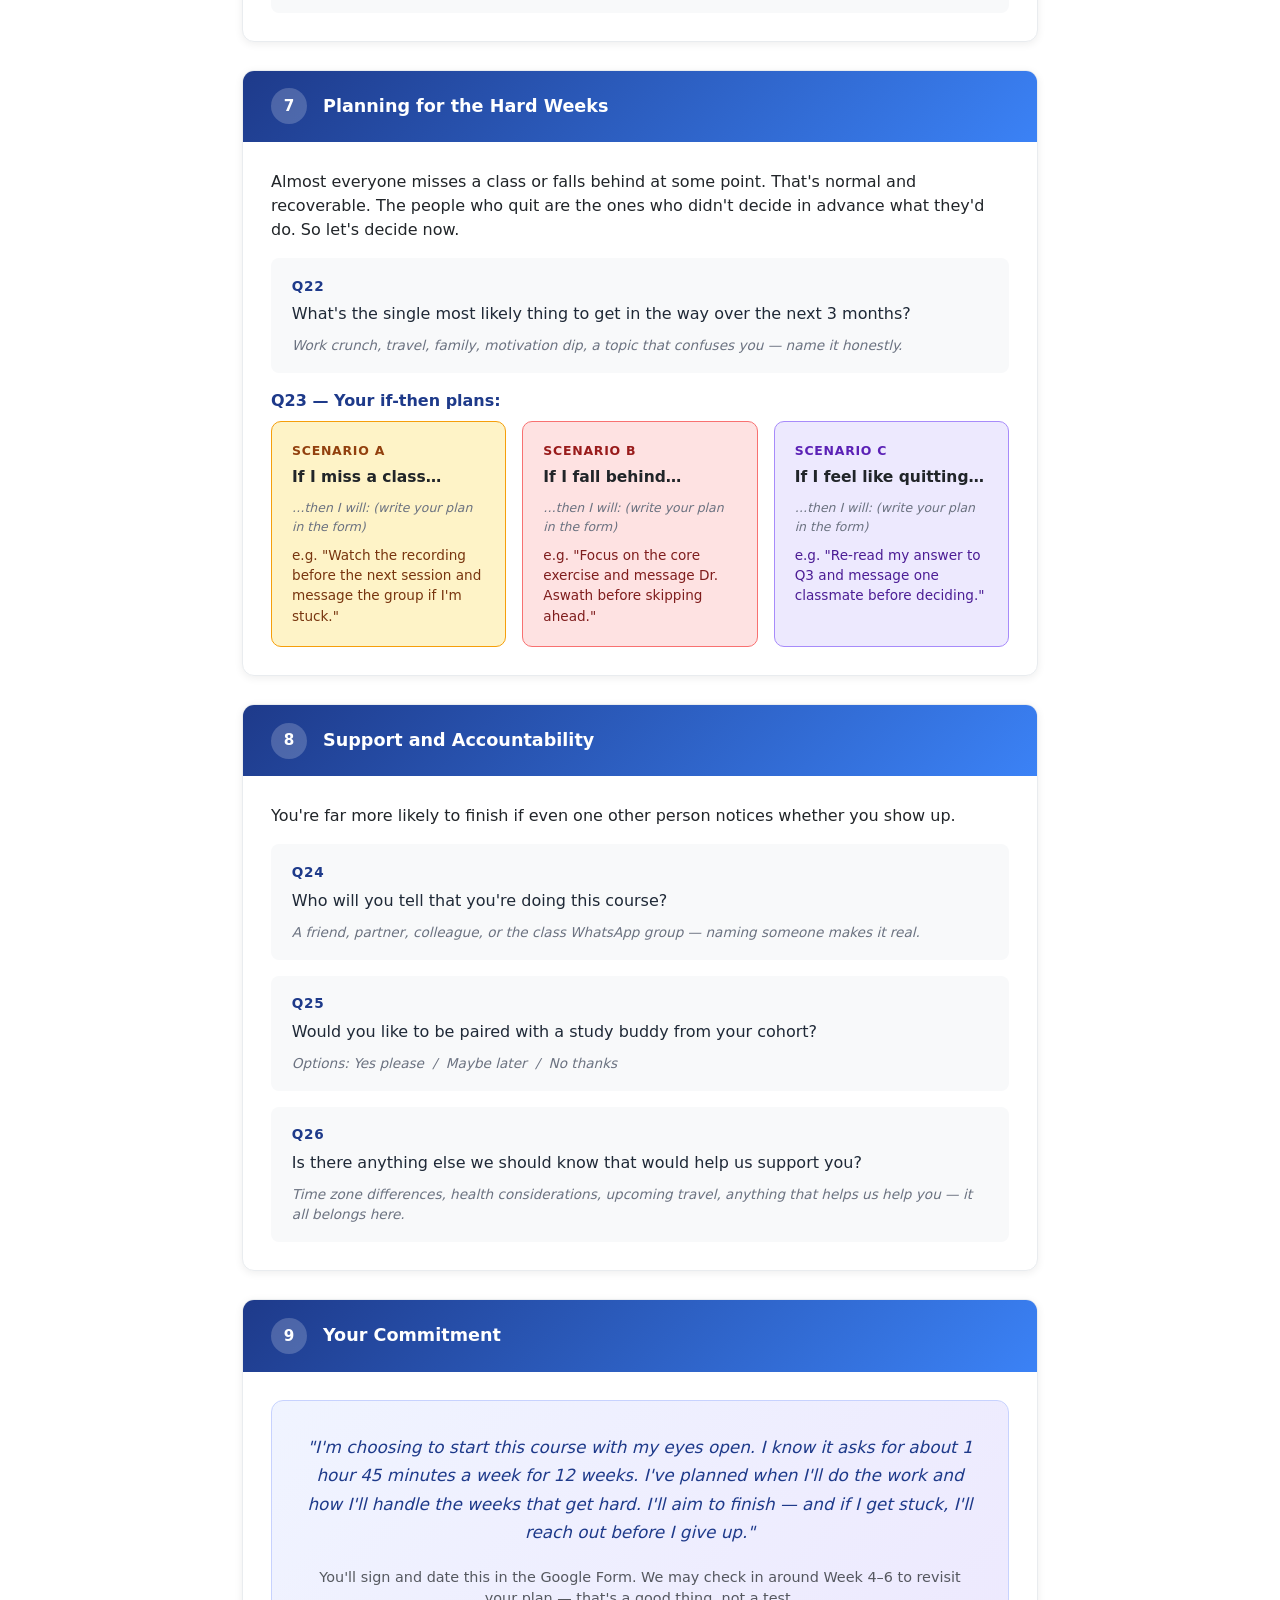
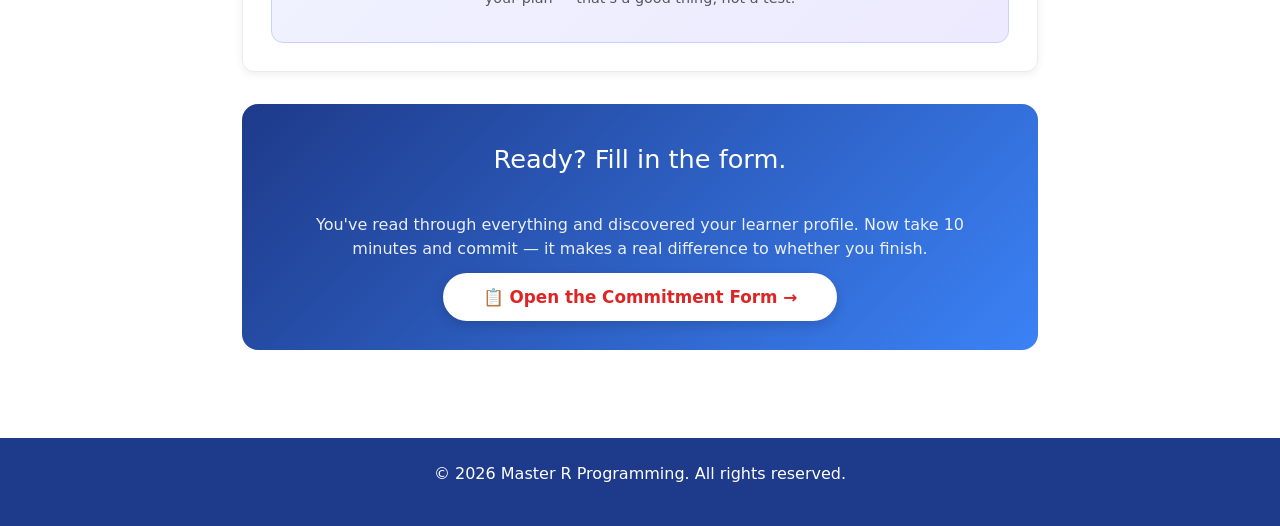
<file: commitment.html>
<!DOCTYPE html>
<html lang="en">
<head>
    <meta charset="UTF-8">
    <meta name="viewport" content="width=device-width, initial-scale=1.0">
    <title>Commitment Planner — Master R Programming</title>
    <link rel="stylesheet" href="styles.css">
    <link href="https://cdn.jsdelivr.net/npm/bootstrap@5.3.0/dist/css/bootstrap.min.css" rel="stylesheet">
    <link href="https://unpkg.com/aos@2.3.4/dist/aos.css" rel="stylesheet">
    <style>
        .commitment-hero {
            background: linear-gradient(135deg, #1e3a8a 0%, #3b82f6 100%);
            color: white;
            padding: 60px 0 40px;
            position: relative;
            overflow: hidden;
        }
        .commitment-hero::before {
            content: '';
            position: absolute;
            inset: 0;
            background: url('data:image/svg+xml,<svg xmlns="http://www.w3.org/2000/svg" viewBox="0 0 100 100"><defs><pattern id="grid" width="10" height="10" patternUnits="userSpaceOnUse"><path d="M 10 0 L 0 0 0 10" fill="none" stroke="rgba(255,255,255,0.1)" stroke-width="1"/></pattern></defs><rect width="100" height="100" fill="url(%23grid)"/></svg>');
            opacity: 0.3;
        }
        .commitment-hero .container { position: relative; z-index: 1; }
        .commitment-hero h1 { font-size: 2.8rem; font-weight: 700; text-shadow: 2px 2px 4px rgba(0,0,0,0.3); }
        .commitment-hero p { font-size: 1.15rem; opacity: 0.93; max-width: 680px; margin: 0 auto; }

        /* Google Form CTA banner */
        .form-cta-banner {
            background: linear-gradient(135deg, #dc2626 0%, #f97316 100%);
            color: white;
            border-radius: 16px;
            padding: 2rem 2.5rem;
            margin: -32px auto 2.5rem;
            position: relative;
            z-index: 10;
            box-shadow: 0 8px 32px rgba(220,38,38,0.35);
            display: flex;
            align-items: center;
            justify-content: space-between;
            gap: 1.5rem;
            flex-wrap: wrap;
        }
        .form-cta-banner .cta-text h2 {
            font-size: 1.35rem;
            font-weight: 700;
            margin: 0 0 0.3rem;
        }
        .form-cta-banner .cta-text p { margin: 0; opacity: 0.92; font-size: 0.95rem; }
        .form-cta-banner .cta-text h2::after { display: none; }
        .form-cta-btn {
            background: white;
            color: #dc2626;
            font-weight: 700;
            font-size: 1rem;
            padding: 0.8rem 2rem;
            border-radius: 50px;
            text-decoration: none;
            white-space: nowrap;
            transition: transform 0.2s ease, box-shadow 0.2s ease;
            box-shadow: 0 4px 12px rgba(0,0,0,0.15);
            flex-shrink: 0;
        }
        .form-cta-btn:hover {
            transform: translateY(-2px);
            box-shadow: 0 6px 18px rgba(0,0,0,0.2);
            color: #b91c1c;
        }

        /* Part cards */
        .part-card {
            background: white;
            border-radius: 12px;
            border: 1px solid #e9ecef;
            box-shadow: 0 2px 8px rgba(0,0,0,0.07);
            margin-bottom: 1.75rem;
            overflow: hidden;
            transition: box-shadow 0.2s ease;
        }
        .part-card:hover { box-shadow: 0 6px 20px rgba(0,0,0,0.11); }
        .part-card-header {
            background: linear-gradient(135deg, #1e3a8a 0%, #3b82f6 100%);
            color: white;
            padding: 1.1rem 1.75rem;
            display: flex;
            align-items: center;
            gap: 1rem;
        }
        .part-number {
            background: rgba(255,255,255,0.2);
            border-radius: 50%;
            width: 36px;
            height: 36px;
            display: flex;
            align-items: center;
            justify-content: center;
            font-weight: 700;
            font-size: 0.95rem;
            flex-shrink: 0;
        }
        .part-card-header h3 { margin: 0; font-size: 1.1rem; font-weight: 600; }
        .part-card-header h3::after { display: none; }
        .part-card-body { padding: 1.75rem; }

        /* Hours block */
        .commitment-hours {
            background: #f0f4ff;
            border-left: 4px solid #3b82f6;
            border-radius: 0 8px 8px 0;
            padding: 1rem 1.5rem;
            margin-bottom: 1.25rem;
            font-size: 0.97rem;
        }
        .commitment-hours .hours-row {
            display: flex;
            justify-content: space-between;
            align-items: center;
            padding: 0.3rem 0;
            border-bottom: 1px solid #dbeafe;
        }
        .commitment-hours .hours-row:last-child { border-bottom: none; padding-bottom: 0; }
        .commitment-hours .hours-row:first-child { padding-top: 0; }
        .hours-total { font-weight: 700; color: #1e3a8a; font-size: 1.05rem; }

        /* Question items */
        .question-item {
            background: #f8f9fa;
            border-radius: 8px;
            padding: 1.1rem 1.3rem;
            margin-bottom: 1rem;
        }
        .question-item:last-child { margin-bottom: 0; }
        .question-label {
            font-weight: 600;
            color: #1e3a8a;
            font-size: 0.85rem;
            text-transform: uppercase;
            letter-spacing: 0.05em;
            margin-bottom: 0.4rem;
        }
        .question-text { font-size: 1rem; color: #1f2937; margin-bottom: 0.5rem; line-height: 1.55; }
        .question-hint { font-size: 0.85rem; color: #6b7280; font-style: italic; margin: 0; }

        /* ── Learner Quiz ── */
        .quiz-intro {
            background: linear-gradient(135deg, #f0f4ff 0%, #faf5ff 100%);
            border: 1px solid #c7d2fe;
            border-radius: 10px;
            padding: 1.2rem 1.5rem;
            margin-bottom: 1.5rem;
            font-size: 0.95rem;
            color: #374151;
        }

        .quiz-question { margin-bottom: 1.5rem; }
        .quiz-question-text {
            font-weight: 600;
            color: #1e3a8a;
            font-size: 1rem;
            margin-bottom: 0.75rem;
            line-height: 1.5;
        }
        .quiz-options { display: grid; grid-template-columns: 1fr 1fr; gap: 0.6rem; }
        .quiz-option {
            background: #f8f9fa;
            border: 2px solid #e9ecef;
            border-radius: 10px;
            padding: 0.75rem 1rem;
            cursor: pointer;
            font-size: 0.9rem;
            color: #374151;
            line-height: 1.4;
            transition: border-color 0.18s ease, background 0.18s ease, transform 0.15s ease;
            user-select: none;
        }
        .quiz-option:hover { border-color: #93c5fd; background: #eff6ff; transform: translateY(-1px); }
        .quiz-option.selected {
            border-color: #3b82f6;
            background: #eff6ff;
            color: #1e3a8a;
            font-weight: 600;
        }
        .quiz-option .opt-icon { font-size: 1.1rem; display: block; margin-bottom: 0.25rem; }

        /* Progress bar */
        .quiz-progress-wrap { margin-bottom: 1.5rem; }
        .quiz-progress-label {
            font-size: 0.82rem;
            color: #6b7280;
            margin-bottom: 0.35rem;
            display: flex;
            justify-content: space-between;
        }
        .quiz-progress-bar-bg {
            background: #e9ecef;
            border-radius: 50px;
            height: 6px;
            overflow: hidden;
        }
        .quiz-progress-bar-fill {
            height: 100%;
            background: linear-gradient(90deg, #1e3a8a, #3b82f6);
            border-radius: 50px;
            transition: width 0.4s ease;
            width: 0%;
        }

        /* Profile result card */
        .profile-result {
            display: none;
            border-radius: 14px;
            overflow: hidden;
            margin-top: 1.5rem;
            box-shadow: 0 4px 20px rgba(0,0,0,0.1);
            animation: slideIn 0.5s ease;
        }
        @keyframes slideIn {
            from { opacity: 0; transform: translateY(16px); }
            to   { opacity: 1; transform: translateY(0); }
        }
        .profile-header {
            padding: 1.5rem 2rem;
            color: white;
        }
        .profile-header .profile-icon { font-size: 2.5rem; display: block; margin-bottom: 0.5rem; }
        .profile-header h4 { font-size: 1.3rem; font-weight: 700; margin: 0 0 0.2rem; }
        .profile-header .profile-tag {
            font-size: 0.8rem;
            opacity: 0.85;
            text-transform: uppercase;
            letter-spacing: 0.06em;
        }
        .profile-body { background: white; padding: 1.5rem 2rem; }
        .profile-body p { font-size: 0.97rem; color: #374151; line-height: 1.65; margin-bottom: 0.85rem; }
        .profile-body p:last-child { margin-bottom: 0; }
        .profile-watch {
            background: #fef9c3;
            border-left: 3px solid #eab308;
            border-radius: 0 6px 6px 0;
            padding: 0.7rem 1rem;
            font-size: 0.9rem;
            color: #713f12;
            margin-top: 0.5rem;
        }
        .profile-watch strong { color: #92400e; }

        .profile-active   .profile-header { background: linear-gradient(135deg, #1e3a8a, #3b82f6); }
        .profile-achiever .profile-header { background: linear-gradient(135deg, #0f766e, #14b8a6); }
        .profile-explorer .profile-header { background: linear-gradient(135deg, #7c3aed, #a78bfa); }
        .profile-guided   .profile-header { background: linear-gradient(135deg, #b45309, #f59e0b); }
        .profile-struggler .profile-header { background: linear-gradient(135deg, #991b1b, #ef4444); }
        .profile-balanced .profile-header { background: linear-gradient(135deg, #374151, #6b7280); }

        .profile-note {
            background: #f0f4ff;
            border-radius: 8px;
            padding: 0.9rem 1.2rem;
            font-size: 0.88rem;
            color: #3730a3;
            margin-top: 1rem;
            text-align: center;
        }

        /* If-then cards */
        .ifthen-grid { display: grid; grid-template-columns: repeat(auto-fit, minmax(220px, 1fr)); gap: 1rem; }
        .ifthen-card { border-radius: 10px; padding: 1.25rem; border: 1px solid; }
        .ifthen-card.miss   { background: #fef3c7; border-color: #f59e0b; }
        .ifthen-card.behind { background: #fee2e2; border-color: #f87171; }
        .ifthen-card.quit   { background: #ede9fe; border-color: #a78bfa; }
        .ifthen-card .if-label { font-size: 0.78rem; font-weight: 700; text-transform: uppercase; letter-spacing: 0.06em; margin-bottom: 0.35rem; }
        .ifthen-card.miss   .if-label { color: #92400e; }
        .ifthen-card.behind .if-label { color: #991b1b; }
        .ifthen-card.quit   .if-label { color: #5b21b6; }
        .ifthen-card .if-scenario { font-weight: 600; font-size: 0.97rem; margin-bottom: 0.6rem; }
        .ifthen-card .then-label { font-size: 0.78rem; color: #6b7280; font-style: italic; }

        /* Pledge */
        .pledge-block {
            background: linear-gradient(135deg, #f0f4ff 0%, #ede9fe 100%);
            border: 1px solid #c7d2fe;
            border-radius: 12px;
            padding: 2rem;
            text-align: center;
        }
        .pledge-block blockquote {
            font-size: 1.05rem;
            font-style: italic;
            color: #1e3a8a;
            line-height: 1.7;
            margin: 0 0 1.25rem;
            border: none;
            padding: 0;
        }

        /* Bottom CTA */
        .bottom-cta {
            background: linear-gradient(135deg, #1e3a8a 0%, #3b82f6 100%);
            color: white;
            border-radius: 16px;
            padding: 2.5rem;
            text-align: center;
            margin: 2rem 0 3rem;
        }
        .bottom-cta h2 { color: white; font-size: 1.6rem; }
        .bottom-cta h2::after { display: none; }
        .bottom-cta p { opacity: 0.9; font-size: 1rem; margin-bottom: 1.5rem; }

        .insight-pill {
            display: inline-block;
            background: rgba(59,130,246,0.12);
            color: #1e3a8a;
            border-radius: 50px;
            padding: 0.3rem 0.9rem;
            font-size: 0.82rem;
            font-weight: 600;
            margin-bottom: 1rem;
        }

        @media (max-width: 640px) {
            .commitment-hero h1 { font-size: 2rem; }
            .form-cta-banner { flex-direction: column; text-align: center; }
            .ifthen-grid { grid-template-columns: 1fr; }
            .quiz-options { grid-template-columns: 1fr; }
        }
    </style>
</head>
<body>
    <nav class="navbar navbar-expand-lg navbar-default">
        <div class="container">
            <a class="navbar-brand" href="index.html">Master R Programming</a>
            <button class="navbar-toggler" type="button" data-bs-toggle="collapse" data-bs-target="#navbarNav">
                <span class="navbar-toggler-icon"></span>
            </button>
            <div class="collapse navbar-collapse" id="navbarNav">
                <ul class="navbar-nav ms-auto">
                    <li class="nav-item"><a class="nav-link" href="index.html#overview">Course Overview</a></li>
                    <li class="nav-item"><a class="nav-link" href="index.html#curriculum">Curriculum</a></li>
                    <li class="nav-item"><a class="nav-link" href="index.html#features">Key Features</a></li>
                    <li class="nav-item"><a class="nav-link" href="index.html#registration">Register</a></li>
                    <li class="nav-item"><a class="nav-link active" href="commitment.html">Commitment Planner</a></li>
                </ul>
            </div>
        </div>
    </nav>

    <section class="commitment-hero text-center">
        <div class="container">
            <div data-aos="fade-down">
                <h1>Setting Yourself Up to Finish</h1>
                <p class="mt-3">Your 3-Month R Programming Plan &mdash; because the people who finish aren't the ones with the most free time. They're the ones who made a plan.</p>
            </div>
        </div>
    </section>

    <div class="main-content" style="padding-top: 0;">
        <div class="container" style="max-width: 820px;">

            <!-- Google Form CTA Banner -->
            <div class="form-cta-banner" data-aos="zoom-in">
                <div class="cta-text">
                    <h2>📋 Ready to commit? Fill in the Google Form</h2>
                    <p>Read through this page first — including the learner quiz in Part 3 — then submit your answers via the form. Takes about 10 minutes.</p>
                </div>
                <a href="https://forms.gle/ctViiYzoJYshG5wr5" class="form-cta-btn" target="_blank">Open the Form →</a>
            </div>

            <p class="lead mb-4" data-aos="fade-up">This isn't a test, and there are no wrong answers. People who finish online courses almost never have more free time than people who drop &mdash; they've just made a concrete plan and decided in advance how they'll handle the weeks that get hard. Be honest with yourself.</p>

            <!-- Part 1: The Real Commitment -->
            <div class="part-card" data-aos="fade-up">
                <div class="part-card-header">
                    <div class="part-number">1</div>
                    <h3>The Real Commitment</h3>
                </div>
                <div class="part-card-body">
                    <p class="mb-3">Over the next 3 months, this course asks for roughly:</p>
                    <div class="commitment-hours">
                        <div class="hours-row">
                            <span>Live class per week</span>
                            <strong>1.5 hours</strong>
                        </div>
                        <div class="hours-row">
                            <span>Practice / homework per week</span>
                            <strong>15 minutes</strong>
                        </div>
                        <div class="hours-row hours-total">
                            <span>Total per week, for 12 weeks</span>
                            <span>~1 hr 45 min</span>
                        </div>
                    </div>
                    <div class="question-item">
                        <div class="question-label">Q1</div>
                        <p class="question-text">Looking at that honestly: does it fit into your life right now?</p>
                        <p class="question-hint">Options: Yes, comfortably &nbsp;/&nbsp; Yes, but tight — I'll need a plan &nbsp;/&nbsp; I'm not sure — this is what I need to figure out<br><br>"Tight but planned" finishes more often than "comfortable but vague."</p>
                    </div>
                </div>
            </div>

            <!-- Part 2: Your Why -->
            <div class="part-card" data-aos="fade-up" data-aos-delay="50">
                <div class="part-card-header">
                    <div class="part-number">2</div>
                    <h3>Your "Why"</h3>
                </div>
                <div class="part-card-body">
                    <p class="mb-3">People push through the hard weeks when they remember why they started.</p>
                    <div class="question-item">
                        <div class="question-label">Q2</div>
                        <p class="question-text">Why do you want to learn R?</p>
                        <p class="question-hint">Be specific. "To analyse my own data at work" beats "to learn coding."</p>
                    </div>
                    <div class="question-item">
                        <div class="question-label">Q3</div>
                        <p class="question-text">What's one concrete thing you want to be able to do with R by the end of this course?</p>
                        <p class="question-hint">e.g. "Make my monthly report charts myself," "clean a messy dataset without Excel," "build a simple dashboard for my department."</p>
                    </div>
                    <div class="question-item">
                        <div class="question-label">Q4</div>
                        <p class="question-text">Why now, and not six months ago or six months from now?</p>
                        <p class="question-hint">Knowing your timing motivation helps you reconnect with it when things get hard.</p>
                    </div>
                </div>
            </div>

            <!-- Part 3: Learner Profile Quiz -->
            <div class="part-card" data-aos="fade-up" data-aos-delay="50">
                <div class="part-card-header">
                    <div class="part-number">3</div>
                    <h3>Your Learner Profile</h3>
                </div>
                <div class="part-card-body">
                    <div class="quiz-intro">
                        <strong>This is a reflection exercise, not a test.</strong> There are no right or wrong answers, and your responses don't affect your place in the course. The goal is to help you understand your own learning style — and help Dr. Aswath understand how best to support you. Click your answer for each question, then see your profile at the bottom.
                    </div>

                    <!-- Progress -->
                    <div class="quiz-progress-wrap">
                        <div class="quiz-progress-label">
                            <span>Questions answered</span>
                            <span id="quiz-count">0 / 6</span>
                        </div>
                        <div class="quiz-progress-bar-bg">
                            <div class="quiz-progress-bar-fill" id="quiz-bar"></div>
                        </div>
                    </div>

                    <!-- Q-A -->
                    <div class="quiz-question" data-q="A">
                        <div class="quiz-question-text">A. In a class or learning environment, you tend to:</div>
                        <div class="quiz-options">
                            <div class="quiz-option" data-social="2" data-help="1" onclick="selectOption(this)">
                                <span class="opt-icon">🙋</span>Ask questions freely and participate openly — interaction energises me
                            </div>
                            <div class="quiz-option" data-social="0" data-help="0" onclick="selectOption(this)">
                                <span class="opt-icon">🤔</span>Listen carefully first, then contribute once I feel ready
                            </div>
                            <div class="quiz-option" data-social="-1" data-help="-1" onclick="selectOption(this)">
                                <span class="opt-icon">🎧</span>Stay quiet in class but work hard on my own afterwards
                            </div>
                            <div class="quiz-option" data-social="-2" data-help="-1" onclick="selectOption(this)">
                                <span class="opt-icon">🔇</span>Mostly observe — I rarely volunteer unless directly asked
                            </div>
                        </div>
                    </div>

                    <!-- Q-B -->
                    <div class="quiz-question" data-q="B">
                        <div class="quiz-question-text">B. When something confuses you during a lesson, your first instinct is to:</div>
                        <div class="quiz-options">
                            <div class="quiz-option" data-help="2" onclick="selectOption(this)">
                                <span class="opt-icon">✋</span>Ask immediately — staying confused is worse than looking slow
                            </div>
                            <div class="quiz-option" data-help="0" onclick="selectOption(this)">
                                <span class="opt-icon">⏳</span>Wait and see if the next explanation clears it up
                            </div>
                            <div class="quiz-option" data-help="-1" data-pace="1" onclick="selectOption(this)">
                                <span class="opt-icon">🔍</span>Note it down and look it up myself first
                            </div>
                            <div class="quiz-option" data-help="-2" data-resilience="-1" onclick="selectOption(this)">
                                <span class="opt-icon">🤫</span>Let it pass and hope it makes sense later
                            </div>
                        </div>
                    </div>

                    <!-- Q-C -->
                    <div class="quiz-question" data-q="C">
                        <div class="quiz-question-text">C. Are you generally an extrovert or an introvert?</div>
                        <div class="quiz-options">
                            <div class="quiz-option" data-social="2" onclick="selectOption(this)">
                                <span class="opt-icon">🌟</span>Extrovert — I gain energy from people and group settings
                            </div>
                            <div class="quiz-option" data-social="1" onclick="selectOption(this)">
                                <span class="opt-icon">🌤️</span>Mostly extrovert, but I need downtime to recharge
                            </div>
                            <div class="quiz-option" data-social="-1" onclick="selectOption(this)">
                                <span class="opt-icon">🌙</span>Mostly introvert — I prefer smaller interactions and solo work
                            </div>
                            <div class="quiz-option" data-social="-2" onclick="selectOption(this)">
                                <span class="opt-icon">🔋</span>Introvert — group settings drain me; I think best alone
                            </div>
                        </div>
                    </div>

                    <!-- Q-D -->
                    <div class="quiz-question" data-q="D">
                        <div class="quiz-question-text">D. If you fell two weeks behind in this course, your honest reaction would be:</div>
                        <div class="quiz-options">
                            <div class="quiz-option" data-help="2" data-resilience="2" onclick="selectOption(this)">
                                <span class="opt-icon">📱</span>Message Dr. Aswath right away and make a catch-up plan
                            </div>
                            <div class="quiz-option" data-help="-1" data-resilience="1" onclick="selectOption(this)">
                                <span class="opt-icon">💪</span>Quietly work double-time to catch up on my own
                            </div>
                            <div class="quiz-option" data-help="-2" data-resilience="-1" onclick="selectOption(this)">
                                <span class="opt-icon">😳</span>Feel too embarrassed to bring it up — I'd hope no one notices
                            </div>
                            <div class="quiz-option" data-help="-2" data-resilience="-2" onclick="selectOption(this)">
                                <span class="opt-icon">🚪</span>Probably start drifting out of the course
                            </div>
                        </div>
                    </div>

                    <!-- Q-E -->
                    <div class="quiz-question" data-q="E">
                        <div class="quiz-question-text">E. When learning something new and technical, you prefer:</div>
                        <div class="quiz-options">
                            <div class="quiz-option" data-pace="2" onclick="selectOption(this)">
                                <span class="opt-icon">🗺️</span>Give me the concept and let me explore — I figure out the details myself
                            </div>
                            <div class="quiz-option" data-pace="1" onclick="selectOption(this)">
                                <span class="opt-icon">📖</span>Show me a working example, then let me adapt it freely
                            </div>
                            <div class="quiz-option" data-pace="-1" onclick="selectOption(this)">
                                <span class="opt-icon">📋</span>Walk me through it step by step before I try on my own
                            </div>
                            <div class="quiz-option" data-pace="-2" onclick="selectOption(this)">
                                <span class="opt-icon">🔁</span>Watch you do it multiple times before I attempt anything
                            </div>
                        </div>
                    </div>

                    <!-- Q-F -->
                    <div class="quiz-question" data-q="F">
                        <div class="quiz-question-text">F. Which of these sounds most like you?</div>
                        <div class="quiz-options">
                            <div class="quiz-option" data-help="2" onclick="selectOption(this)">
                                <span class="opt-icon">🤝</span>I reach out quickly when stuck — no point spinning my wheels
                            </div>
                            <div class="quiz-option" data-help="1" data-pace="1" onclick="selectOption(this)">
                                <span class="opt-icon">⏱️</span>I try for a reasonable time, then ask
                            </div>
                            <div class="quiz-option" data-help="-1" data-pace="1" onclick="selectOption(this)">
                                <span class="opt-icon">🧩</span>I prefer to solve things independently, even if it takes longer
                            </div>
                            <div class="quiz-option" data-help="-2" onclick="selectOption(this)">
                                <span class="opt-icon">🔕</span>I often don't ask even when I should — it's hard to admit I'm stuck
                            </div>
                        </div>
                    </div>

                    <!-- Profile result -->
                    <div class="profile-result" id="profile-result"></div>

                    <div class="profile-note" id="profile-note" style="display:none;">
                        <strong>Note your learner profile</strong> — you'll be asked to share it in the Google Form so Dr. Aswath knows how to best support you.
                    </div>
                </div>
            </div>

            <!-- Part 4: Your Weekly Plan -->
            <div class="part-card" data-aos="fade-up" data-aos-delay="50">
                <div class="part-card-header">
                    <div class="part-number">4</div>
                    <h3>Your Weekly Plan</h3>
                </div>
                <div class="part-card-body">
                    <span class="insight-pill">💡 Research insight</span>
                    <p class="mb-3">Naming a specific time and place beats simply intending to find time. This is the most important part of the whole planner. Vague intentions ("I'll find time on weekends") fail almost every time. Concrete plans ("Saturday 6 pm, at my desk, after dinner") do not.</p>

                    <div class="question-item">
                        <div class="question-label">Q5 — Class batch</div>
                        <p class="question-text">Which batch will you attend?</p>
                        <p class="question-hint">
                            Batch 1: Saturday 11:30 AM – 1:00 PM<br>
                            Batch 2: Saturday 6:00 PM – 7:30 PM<br>
                            Batch 3: Sunday 8:00 AM – 9:30 AM<br><br>
                            Write it down: <em>I will attend class every ________ at ________.</em>
                        </p>
                    </div>

                    <div class="question-item">
                        <div class="question-label">Q6 — Protecting the slot</div>
                        <p class="question-text">Is there anything in your life that regularly competes with your chosen class time — family responsibilities, calls, work overruns? How will you protect the slot?</p>
                        <p class="question-hint">e.g. "Sunday mornings are usually free but I'll tell my family not to schedule anything." Be specific about the threat and your counter-move.</p>
                    </div>

                    <div class="question-item">
                        <div class="question-label">Q7 — Backup batch</div>
                        <p class="question-text">If your chosen batch is unavailable one week (travel, illness, clash), which of the other batches could you attend instead?</p>
                        <p class="question-hint">Having a fallback prevents a single disruption from becoming a two-week gap.</p>
                    </div>

                    <div class="question-item">
                        <div class="question-label">Q8 — Practice slot</div>
                        <p class="question-text">When exactly will you do your 15-minute weekly practice? Name a specific day, time, and place.</p>
                        <p class="question-hint">e.g. "Monday 9 pm, at my desk, once the kids are in bed." 15 minutes is deliberately small — the goal is consistency, not volume. Even on a terrible week, 15 minutes is doable.</p>
                    </div>

                    <div class="question-item">
                        <div class="question-label">Q9 — What your 15 minutes will look like</div>
                        <p class="question-text">What will you actually do during your weekly practice time?</p>
                        <p class="question-hint">
                            Options (pick what fits you best):<br>
                            • Re-run the week's code from scratch without looking at the class notes<br>
                            • Try the exercise set, then check against the solution<br>
                            • Explore one thing from the lesson that I was curious about<br>
                            • Redo the part I found most confusing until it clicks<br><br>
                            Being specific here prevents the 15 minutes from becoming "open RStudio, stare at screen, close it."
                        </p>
                    </div>

                    <div class="question-item">
                        <div class="question-label">Q10 — Your practice setup</div>
                        <p class="question-text">Where will you practice R, and on what device?</p>
                        <p class="question-hint">
                            e.g. "Windows laptop on my desk" / "Mac in the living room" / "Work laptop (I'll need to install R separately)"<br><br>
                            Knowing your setup in advance helps catch technical blockers early — R and RStudio need to be installed and working before the first class. If there's any uncertainty about your device, flag it in Q12 so we can sort it out before Day 1.
                        </p>
                    </div>

                    <div class="question-item">
                        <div class="question-label">Q11 — Calendar block</div>
                        <p class="question-text">Block your class slot and your practice slot into your calendar right now as recurring events for the next 12 weeks.</p>
                        <p class="question-hint">Done? ✓ &nbsp; It takes under 2 minutes and is one of the single highest-leverage actions you can take for course completion. Don't leave this page without doing it.</p>
                    </div>
                </div>
            </div>

            <!-- Part 5: Programming Background -->
            <div class="part-card" data-aos="fade-up" data-aos-delay="50">
                <div class="part-card-header">
                    <div class="part-number">5</div>
                    <h3>Your Programming Background</h3>
                </div>
                <div class="part-card-body">
                    <p class="mb-3">There are no right answers here. This course is designed for beginners, and prior experience is neither required nor assumed. Your answers help Dr. Aswath calibrate explanations and anticipate where you might need more or less support.</p>

                    <div class="question-item">
                        <div class="question-label">Q12 — Prior coding experience</div>
                        <p class="question-text">Have you written code before in any language?</p>
                        <p class="question-hint">
                            Options — pick the one that fits best:<br>
                            • Never written a line of code in my life<br>
                            • Done a few online tutorials (Codecademy, YouTube, etc.) but nothing sustained<br>
                            • I use Excel formulas, macros, or VBA regularly<br>
                            • I know another language: Python / SPSS syntax / Stata do-files / SAS / SQL / other<br>
                            • I'm comfortable with multiple languages or have a software background
                        </p>
                    </div>

                    <div class="question-item">
                        <div class="question-label">Q13 — Experience with R specifically</div>
                        <p class="question-text">Have you used R before?</p>
                        <p class="question-hint">
                            Options:<br>
                            • Never — this will be my first contact with R<br>
                            • I've seen R code (in papers, tutorials) but never written any<br>
                            • I've tried a tutorial or two but didn't get far<br>
                            • I've used R for a specific project or course<br>
                            • I use R occasionally and can write basic scripts on my own
                        </p>
                    </div>

                    <div class="question-item">
                        <div class="question-label">Q14 — Familiarity with core programming concepts</div>
                        <p class="question-text">How comfortable are you with these ideas: variables, functions, loops, conditional logic (if/else)?</p>
                        <p class="question-hint">
                            Options:<br>
                            • I don't know what any of these mean — genuinely starting from zero<br>
                            • I've heard the terms but couldn't explain them confidently<br>
                            • I understand the concepts but struggle to write them in code<br>
                            • Comfortable — I use these regularly in some form
                        </p>
                    </div>

                    <div class="question-item">
                        <div class="question-label">Q15 — Your device</div>
                        <p class="question-text">What device will you primarily use for the course?</p>
                        <p class="question-hint">
                            Options:<br>
                            • Windows laptop or desktop<br>
                            • Mac (macOS)<br>
                            • Linux<br>
                            • I share a device and can't always guarantee access<br>
                            • I don't currently have a suitable device <em>(please flag this — we can discuss options)</em>
                        </p>
                    </div>

                    <div class="question-item">
                        <div class="question-label">Q16 — Technology concerns</div>
                        <p class="question-text">Is there anything about the technology setup that worries you — slow internet, an old machine, restrictions on installing software, etc.?</p>
                        <p class="question-hint">Better to surface these now than discover them during the first class. No concern is too small to mention.</p>
                    </div>
                </div>
            </div>

            <!-- Part 6: Statistics Background -->
            <div class="part-card" data-aos="fade-up" data-aos-delay="50">
                <div class="part-card-header">
                    <div class="part-number">6</div>
                    <h3>Your Statistics Background</h3>
                </div>
                <div class="part-card-body">
                    <p class="mb-3">R is a statistical computing language — statistics and code are intertwined. You don't need to arrive with a statistics background, but knowing where you're starting from helps the course meet you there.</p>

                    <div class="question-item">
                        <div class="question-label">Q17 — Formal statistics training</div>
                        <p class="question-text">Have you studied statistics?</p>
                        <p class="question-hint">
                            Options:<br>
                            • No formal exposure — I haven't studied statistics at all<br>
                            • Brief coverage in school (basic graphs, mean/median, maybe probability)<br>
                            • One statistics or biostatistics course at university<br>
                            • Multiple courses (research methods, epidemiology, econometrics, etc.)<br>
                            • I work with statistics professionally or use it routinely in research
                        </p>
                    </div>

                    <div class="question-item">
                        <div class="question-label">Q18 — Concepts you're comfortable with</div>
                        <p class="question-text">Which of these do you understand well enough to explain to a colleague? (Tick all that apply in the form)</p>
                        <p class="question-hint">
                            • Mean, median, mode — descriptive statistics<br>
                            • Standard deviation and variance<br>
                            • Probability and distributions (normal distribution, etc.)<br>
                            • p-values and hypothesis testing (null hypothesis, significance)<br>
                            • Confidence intervals<br>
                            • Correlation vs. causation<br>
                            • Linear regression<br>
                            • None of the above — and that's fine, we start from the beginning
                        </p>
                    </div>

                    <div class="question-item">
                        <div class="question-label">Q19 — Prior data analysis</div>
                        <p class="question-text">Have you ever analysed real data — in any tool?</p>
                        <p class="question-hint">
                            Options:<br>
                            • No — I've never done any data analysis<br>
                            • Yes, basic Excel (sorting, filtering, charts, pivot tables)<br>
                            • Yes, using statistical software (SPSS, Stata, SAS, GraphPad, etc.)<br>
                            • Yes, using R or Python (even minimally)<br>
                            • Yes, extensively — data analysis is part of my current work
                        </p>
                    </div>

                    <div class="question-item">
                        <div class="question-label">Q20 — Your biggest gap or anxiety in statistics</div>
                        <p class="question-text">Is there a specific area of statistics that you find confusing, intimidating, or have always struggled with?</p>
                        <p class="question-hint">e.g. "p-values never made sense to me," "I can calculate things but don't know how to interpret them," "I panic when I see formulas." Be honest — this helps Dr. Aswath anticipate where you'll need extra time and different explanations.</p>
                    </div>

                    <div class="question-item">
                        <div class="question-label">Q21 — Your domain</div>
                        <p class="question-text">What field or domain will most of your data come from?</p>
                        <p class="question-hint">e.g. Public health / clinical research / epidemiology / economics / ecology / social sciences / business / engineering / other. Knowing this helps ground examples in contexts that are relevant to you.</p>
                    </div>
                </div>
            </div>

            <!-- Part 7: Hard Weeks -->
            <div class="part-card" data-aos="fade-up" data-aos-delay="50">
                <div class="part-card-header">
                    <div class="part-number">7</div>
                    <h3>Planning for the Hard Weeks</h3>
                </div>
                <div class="part-card-body">
                    <p class="mb-3">Almost everyone misses a class or falls behind at some point. That's normal and recoverable. The people who quit are the ones who didn't decide in advance what they'd do. So let's decide now.</p>
                    <div class="question-item mb-3">
                        <div class="question-label">Q22</div>
                        <p class="question-text">What's the single most likely thing to get in the way over the next 3 months?</p>
                        <p class="question-hint">Work crunch, travel, family, motivation dip, a topic that confuses you — name it honestly.</p>
                    </div>
                    <p class="fw-semibold mb-2" style="color:#1e3a8a;">Q23 — Your if-then plans:</p>
                    <div class="ifthen-grid">
                        <div class="ifthen-card miss">
                            <div class="if-label">Scenario A</div>
                            <div class="if-scenario">If I miss a class…</div>
                            <div class="then-label">…then I will: (write your plan in the form)</div>
                            <p class="mt-2 mb-0" style="font-size:0.85rem; color:#78350f;">e.g. "Watch the recording before the next session and message the group if I'm stuck."</p>
                        </div>
                        <div class="ifthen-card behind">
                            <div class="if-label">Scenario B</div>
                            <div class="if-scenario">If I fall behind…</div>
                            <div class="then-label">…then I will: (write your plan in the form)</div>
                            <p class="mt-2 mb-0" style="font-size:0.85rem; color:#7f1d1d;">e.g. "Focus on the core exercise and message Dr. Aswath before skipping ahead."</p>
                        </div>
                        <div class="ifthen-card quit">
                            <div class="if-label">Scenario C</div>
                            <div class="if-scenario">If I feel like quitting…</div>
                            <div class="then-label">…then I will: (write your plan in the form)</div>
                            <p class="mt-2 mb-0" style="font-size:0.85rem; color:#4c1d95;">e.g. "Re-read my answer to Q3 and message one classmate before deciding."</p>
                        </div>
                    </div>
                </div>
            </div>

            <!-- Part 8: Support -->
            <div class="part-card" data-aos="fade-up" data-aos-delay="50">
                <div class="part-card-header">
                    <div class="part-number">8</div>
                    <h3>Support and Accountability</h3>
                </div>
                <div class="part-card-body">
                    <p class="mb-3">You're far more likely to finish if even one other person notices whether you show up.</p>
                    <div class="question-item">
                        <div class="question-label">Q24</div>
                        <p class="question-text">Who will you tell that you're doing this course?</p>
                        <p class="question-hint">A friend, partner, colleague, or the class WhatsApp group — naming someone makes it real.</p>
                    </div>
                    <div class="question-item">
                        <div class="question-label">Q25</div>
                        <p class="question-text">Would you like to be paired with a study buddy from your cohort?</p>
                        <p class="question-hint">Options: Yes please &nbsp;/&nbsp; Maybe later &nbsp;/&nbsp; No thanks</p>
                    </div>
                    <div class="question-item">
                        <div class="question-label">Q26</div>
                        <p class="question-text">Is there anything else we should know that would help us support you?</p>
                        <p class="question-hint">Time zone differences, health considerations, upcoming travel, anything that helps us help you — it all belongs here.</p>
                    </div>
                </div>
            </div>

            <!-- Part 9: Commitment -->
            <div class="part-card" data-aos="fade-up" data-aos-delay="50">
                <div class="part-card-header">
                    <div class="part-number">9</div>
                    <h3>Your Commitment</h3>
                </div>
                <div class="part-card-body">
                    <div class="pledge-block">
                        <blockquote>
                            "I'm choosing to start this course with my eyes open. I know it asks for about 1 hour 45 minutes a week for 12 weeks. I've planned when I'll do the work and how I'll handle the weeks that get hard. I'll aim to finish — and if I get stuck, I'll reach out before I give up."
                        </blockquote>
                        <p class="text-muted" style="font-size:0.9rem; margin:0;">You'll sign and date this in the Google Form. We may check in around Week 4–6 to revisit your plan — that's a good thing, not a test.</p>
                    </div>
                </div>
            </div>

            <!-- Bottom CTA -->
            <div class="bottom-cta" data-aos="zoom-in">
                <h2>Ready? Fill in the form.</h2>
                <p>You've read through everything and discovered your learner profile. Now take 10 minutes and commit — it makes a real difference to whether you finish.</p>
                <a href="https://forms.gle/ctViiYzoJYshG5wr5" class="form-cta-btn" target="_blank" style="font-size:1.05rem; padding: 0.9rem 2.5rem;">📋 Open the Commitment Form →</a>
            </div>

        </div>
    </div>

    <footer class="text-center py-4" style="background-color: #1e3a8a; color: white;">
        <p>&copy; 2026 Master R Programming. All rights reserved.</p>
    </footer>

    <script src="https://cdn.jsdelivr.net/npm/bootstrap@5.3.0/dist/js/bootstrap.bundle.min.js"></script>
    <script src="https://unpkg.com/aos@2.3.4/dist/aos.js"></script>
    <script>AOS.init({ duration: 700, once: true, offset: 80 });</script>
    <script>
        window.addEventListener('scroll', () => {
            document.querySelector('.navbar').classList.toggle('scrolled', window.scrollY > 50);
        });

        // ── Learner Quiz ──
        const scores = { social: 0, help: 0, resilience: 0, pace: 0 };
        const answered = {};

        function selectOption(el) {
            const question = el.closest('.quiz-question');
            const qId = question.dataset.q;

            // Deselect siblings
            question.querySelectorAll('.quiz-option').forEach(o => o.classList.remove('selected'));
            el.classList.add('selected');

            // Subtract previous scores for this question
            if (answered[qId]) {
                const prev = answered[qId];
                Object.keys(prev).forEach(dim => { scores[dim] -= prev[dim]; });
            }

            // Read new scores from data attributes
            const delta = {};
            ['social','help','resilience','pace'].forEach(dim => {
                const v = parseInt(el.dataset[dim] || 0);
                if (v !== 0) delta[dim] = v;
            });
            answered[qId] = delta;
            Object.keys(delta).forEach(dim => { scores[dim] += delta[dim]; });

            updateProgress();
            if (Object.keys(answered).length === 6) showProfile();
        }

        function updateProgress() {
            const n = Object.keys(answered).length;
            document.getElementById('quiz-count').textContent = n + ' / 6';
            document.getElementById('quiz-bar').style.width = (n / 6 * 100) + '%';
        }

        const profiles = {
            'struggler': {
                cls: 'profile-struggler',
                icon: '⚠️',
                tag: 'The Silent Struggler',
                body: `<p>Your answers suggest that when things get difficult, you tend to go quiet rather than reach out — and that falling behind could easily become invisible to everyone, including Dr. Aswath.</p>
                       <p>This isn't a flaw, it's a very common pattern — and the good news is that awareness of it is the first step to changing it. The single most important commitment you can make in this course isn't to the schedule or the exercises. It's this: <strong>reach out early, not after you've been lost for three weeks.</strong></p>
                       <p>A two-line WhatsApp message — "I'm a bit confused about this week's topic" — is enough. Dr. Aswath checks in around Week 4–6 specifically because of learners like you. Meet him halfway.</p>
                       <div class="profile-watch"><strong>Watch out for:</strong> The gap between "I'll catch up this weekend" and "I'm now three weeks behind and too embarrassed to say anything." That gap is where most people exit quietly. You now know it's coming — decide in advance that you won't let it happen.</div>`
            },
            'active': {
                cls: 'profile-active',
                icon: '🙋',
                tag: 'The Active Participant',
                body: `<p>You thrive in interactive environments and aren't afraid to engage. You'll likely be a positive force in the group chat and class discussions — and your questions will help the whole cohort, not just yourself.</p>
                       <p>Dr. Aswath will find it easy to support you, because you'll make your needs and progress visible naturally.</p>
                       <div class="profile-watch"><strong>Watch out for:</strong> Make sure active class participation doesn't substitute for dedicated solo practice time. The place where programming actually sticks is when you're working through something alone, without anyone to ask. Protect your 15-minute practice slot even on the weeks when class felt easy.</div>`
            },
            'achiever': {
                cls: 'profile-achiever',
                icon: '🎯',
                tag: 'The Silent Achiever',
                body: `<p>You do your best work independently and quietly. You'll probably produce solid output without much hand-holding — and that independence is a genuine strength in programming.</p>
                       <p>The risk is specific: you may not ask for help precisely when you most need it. Not because you're stubborn, but because your default is to push through alone.</p>
                       <div class="profile-watch"><strong>Watch out for:</strong> Set a personal rule before the course starts — if you've been stuck on something for more than 30 minutes, you reach out. Dr. Aswath cannot support what he cannot see. Your silence will be interpreted as "doing fine."</div>`
            },
            'explorer': {
                cls: 'profile-explorer',
                icon: '🗺️',
                tag: 'The Explorer',
                body: `<p>You're comfortable with ambiguity, love figuring things out yourself, and probably enjoy the process of discovery as much as the destination. This is a genuine asset in programming — the willingness to just try things is underrated.</p>
                       <p>You'll likely enjoy R more than most learners in the cohort, especially once you get into data manipulation and visualisation where there's a lot to explore.</p>
                       <div class="profile-watch"><strong>Watch out for:</strong> Rabbit holes. It's easy to spend an hour on something tangential and fall behind the class pace. When you find yourself exploring freely, set a 20-minute timer. If you're still going at the end, ask yourself whether this is serving your core goal or your curiosity.</div>`
            },
            'guided': {
                cls: 'profile-guided',
                icon: '🧭',
                tag: 'The Guided Learner',
                body: `<p>You work best with clear structure, step-by-step guidance, and the security of knowing what's coming before you try it. This course provides exactly that — the weekly class rhythm and structured curriculum are designed for learners like you.</p>
                       <p>You are absolutely capable of completing this course. The structure is there; your job is to trust it and stay in the rhythm.</p>
                       <div class="profile-watch"><strong>Watch out for:</strong> Don't wait until you're confused about three things before asking a question. One question, asked early, saves you from compounding confusion. Use the class time and WhatsApp group actively — that's what they're for.</div>`
            },
            'balanced': {
                cls: 'profile-balanced',
                icon: '⚖️',
                tag: 'The Balanced Learner',
                body: `<p>You have a flexible, adaptive learning style. You're comfortable both working independently and reaching out when you need to, and you don't have strong extremes in either direction.</p>
                       <p>This adaptability is an advantage — you'll be able to adjust to whatever the course throws at you without needing much scaffolding.</p>
                       <div class="profile-watch"><strong>Watch out for:</strong> The main risk for balanced learners is underinvestment. Because nothing feels too hard, it's easy to coast. Make sure you're genuinely doing the weekly practice — not just attending class and assuming that's enough. The practice is where the learning consolidates.</div>`
            }
        };

        function showProfile() {
            const { social, help, resilience, pace } = scores;
            let key;

            if (resilience <= -1 && help <= -1) {
                key = 'struggler';
            } else if (social >= 2 && help >= 2) {
                key = 'active';
            } else if (help <= -1 && resilience >= 1) {
                key = 'achiever';
            } else if (pace >= 2 && resilience >= 0) {
                key = 'explorer';
            } else if (pace <= -1) {
                key = 'guided';
            } else {
                key = 'balanced';
            }

            const p = profiles[key];
            const resultEl = document.getElementById('profile-result');
            resultEl.className = 'profile-result ' + p.cls;
            resultEl.innerHTML = `
                <div class="profile-header">
                    <span class="profile-icon">${p.icon}</span>
                    <h4>${p.tag}</h4>
                    <div class="profile-tag">Your Learner Profile</div>
                </div>
                <div class="profile-body">${p.body}</div>`;
            resultEl.style.display = 'block';
            document.getElementById('profile-note').style.display = 'block';

            // Smooth scroll to result
            setTimeout(() => resultEl.scrollIntoView({ behavior: 'smooth', block: 'nearest' }), 100);
        }
    </script>
</body>
</html>
</file>
<file: styles.css>
.navbar-default {
  background: linear-gradient(135deg, #1e3a8a 0%, #3b82f6 100%);
  border: none;
}

.navbar-default .navbar-brand,
.navbar-default .navbar-nav .nav-link {
  color: white !important;
  font-weight: 500;
}

.navbar-default .navbar-nav .nav-link:hover,
.navbar-default .navbar-nav .nav-link.active {
  background-color: rgba(255,255,255,0.1) !important;
  color: white !important;
}

.navbar-toggler {
  border-color: rgba(255,255,255,0.5);
}

.navbar-toggler-icon {
  background-image: url("data:image/svg+xml,%3csvg xmlns='http://www.w3.org/2000/svg' viewBox='0 0 30 30'%3e%3cpath stroke='rgba%28255, 255, 255, 1%29' stroke-linecap='round' stroke-miterlimit='10' stroke-width='2' d='M4 7h22M4 15h22M4 23h22'/%3e%3c/svg%3e");
}

body {
  font-family: 'Segoe UI', Tahoma, Geneva, Verdana, sans-serif;
  background-color: #f8f9fa;
}

.hero-section {
  background: linear-gradient(135deg, #1e3a8a 0%, #3b82f6 100%);
  color: white;
  padding: 60px 0;
  margin-bottom: 0;
  position: relative;
  overflow: hidden;
}

.hero-section::before {
  content: '';
  position: absolute;
  top: 0;
  left: 0;
  right: 0;
  bottom: 0;
  background: url('data:image/svg+xml,<svg xmlns="http://www.w3.org/2000/svg" viewBox="0 0 100 100"><defs><pattern id="grid" width="10" height="10" patternUnits="userSpaceOnUse"><path d="M 10 0 L 0 0 0 10" fill="none" stroke="rgba(255,255,255,0.1)" stroke-width="1"/></pattern></defs><rect width="100" height="100" fill="url(%23grid)"/></svg>');
  opacity: 0.3;
}

.hero-content {
  position: relative;
  z-index: 1;
  text-align: center;
}

.hero-title {
  font-size: 3.5rem;
  font-weight: 700;
  margin-bottom: 1rem;
  text-shadow: 2px 2px 4px rgba(0,0,0,0.3);
}

.hero-subtitle {
  font-size: 1.4rem;
  margin-bottom: 2rem;
  opacity: 0.95;
}

.course-banner {
  width: 100%;
  max-width: 600px;
  margin: 2rem auto;
  border-radius: 15px;
  overflow: hidden;
}

.course-banner img {
  width: 100%;
  height: auto;
  display: block;
}

.coach-section {
  display: flex;
  align-items: center;
  justify-content: center;
  gap: 2rem;
  margin-top: 2rem;
}

.coach-photo {
  flex-shrink: 0;
}

.coach-info {
  text-align: left;
}

.coach-info h3 {
  margin-bottom: 1rem;
}

.main-content {
  background: white;
  padding: 40px;
  margin: 0;
  min-height: 70vh;
}

.learning-objectives {
  background: #f8f9fa;
  padding: 2rem;
  border-radius: 10px;
  margin: 2rem 0;
  border-left: 4px solid #1e3a8a;
}

.learning-objectives h3 {
  color: #1e3a8a;
  margin-bottom: 1.5rem;
  font-size: 1.5rem;
}

.learning-objectives ul {
  list-style-type: none;
  padding-left: 0;
}

.learning-objectives li {
  padding: 0.5rem 0;
  padding-left: 1.5rem;
  position: relative;
}

.learning-objectives li::before {
  content: "✓";
  position: absolute;
  left: 0;
  color: #1e3a8a;
  font-weight: bold;
}

.curriculum-item {
  background: white;
  border: 1px solid #e9ecef;
  border-radius: 8px;
  padding: 1.5rem;
  margin-bottom: 1rem;
  box-shadow: 0 2px 4px rgba(0,0,0,0.1);
  transition: transform 0.2s ease, box-shadow 0.2s ease;
}

.curriculum-item:hover {
  transform: translateY(-2px);
  box-shadow: 0 4px 8px rgba(0,0,0,0.15);
}

.curriculum-item h4 {
  color: #1e3a8a;
  margin-bottom: 0.5rem;
  font-size: 1.2rem;
}

.schedule-info {
  background: linear-gradient(135deg, #1e3a8a 0%, #3b82f6 100%);
  color: white;
  padding: 2rem;
  border-radius: 15px;
  text-align: center;
  margin: 2rem 0;
}

.schedule-info h3 {
  font-size: 1.5rem;
  margin-bottom: 1rem;
}

.advanced-note {
  background: #fef3c7;
  border: 1px solid #f59e0b;
  border-radius: 8px;
  padding: 1.5rem;
  margin: 2rem 0;
}

.advanced-note h4 {
  color: #92400e;
  margin-bottom: 0.5rem;
}

.feature-grid {
  display: grid;
  grid-template-columns: repeat(auto-fit, minmax(300px, 1fr));
  gap: 2rem;
  margin: 2rem 0;
}

.feature-card {
  background: white;
  padding: 2rem;
  border-radius: 10px;
  border: 1px solid #e9ecef;
  text-align: center;
  box-shadow: 0 2px 4px rgba(0,0,0,0.1);
  transition: transform 0.2s ease;
}

.feature-card:hover {
  transform: translateY(-2px);
}

.feature-card h4 {
  color: #1e3a8a;
  margin-bottom: 1rem;
}

.cta-button {
  background: #dc2626;
  color: white;
  padding: 1rem 2rem;
  border: none;
  border-radius: 50px;
  font-weight: 600;
  font-size: 1.1rem;
  cursor: pointer;
  transition: all 0.3s ease;
  box-shadow: 0 4px 6px rgba(220, 38, 38, 0.3);
  margin: 2rem 0;
  display: inline-block;
  text-decoration: none;
}

.cta-button:hover {
  background: #b91c1c;
  transform: translateY(-2px);
  box-shadow: 0 6px 12px rgba(220, 38, 38, 0.4);
  color: white;
  text-decoration: none;
}

@media (max-width: 768px) {
  .hero-title {
    font-size: 2.5rem;
  }
  .hero-subtitle {
    font-size: 1.2rem;
  }
  .coach-section {
    flex-direction: column;
    gap: 1rem;
  }
  .main-content {
    padding: 20px;
  }
  .feature-grid {
    grid-template-columns: 1fr;
  }
}

/* ── Visual Flair ── */

html {
  scroll-behavior: smooth;
}

/* Navbar shrink on scroll */
.navbar {
  transition: padding 0.3s ease, backdrop-filter 0.3s ease;
}
.navbar.scrolled {
  padding-top: 0.25rem;
  padding-bottom: 0.25rem;
  backdrop-filter: blur(8px);
  -webkit-backdrop-filter: blur(8px);
  background: linear-gradient(135deg, rgba(30,58,138,0.95) 0%, rgba(59,130,246,0.95) 100%) !important;
}

/* Section h2 underline accent */
.main-content h2 {
  position: relative;
  padding-bottom: 0.6rem;
  margin-bottom: 1.8rem;
}
.main-content h2::after {
  content: '';
  position: absolute;
  left: 0;
  bottom: 0;
  width: 50px;
  height: 3px;
  background: linear-gradient(90deg, #1e3a8a, #3b82f6);
  border-radius: 2px;
}

/* Curriculum item left accent bar */
.curriculum-item {
  border-left: 3px solid transparent;
  transition: border-left-color 0.2s ease, transform 0.2s ease, box-shadow 0.2s ease;
}
.curriculum-item:hover {
  border-left-color: #3b82f6;
}

/* Feature card top accent border */
.feature-card {
  border-top: 3px solid transparent;
  transition: border-top-color 0.3s ease, transform 0.2s ease, box-shadow 0.2s ease;
}
.feature-card:hover {
  border-top-color: #3b82f6;
}

/* CTA button pulse glow */
@keyframes pulse-glow {
  0%, 100% { box-shadow: 0 4px 6px rgba(220, 38, 38, 0.3); }
  50%       { box-shadow: 0 6px 20px rgba(220, 38, 38, 0.55); }
}
.cta-button {
  animation: pulse-glow 2.5s ease-in-out infinite;
}
.cta-button:hover {
  animation: none;
  box-shadow: 0 6px 12px rgba(220, 38, 38, 0.4);
}
</file>
